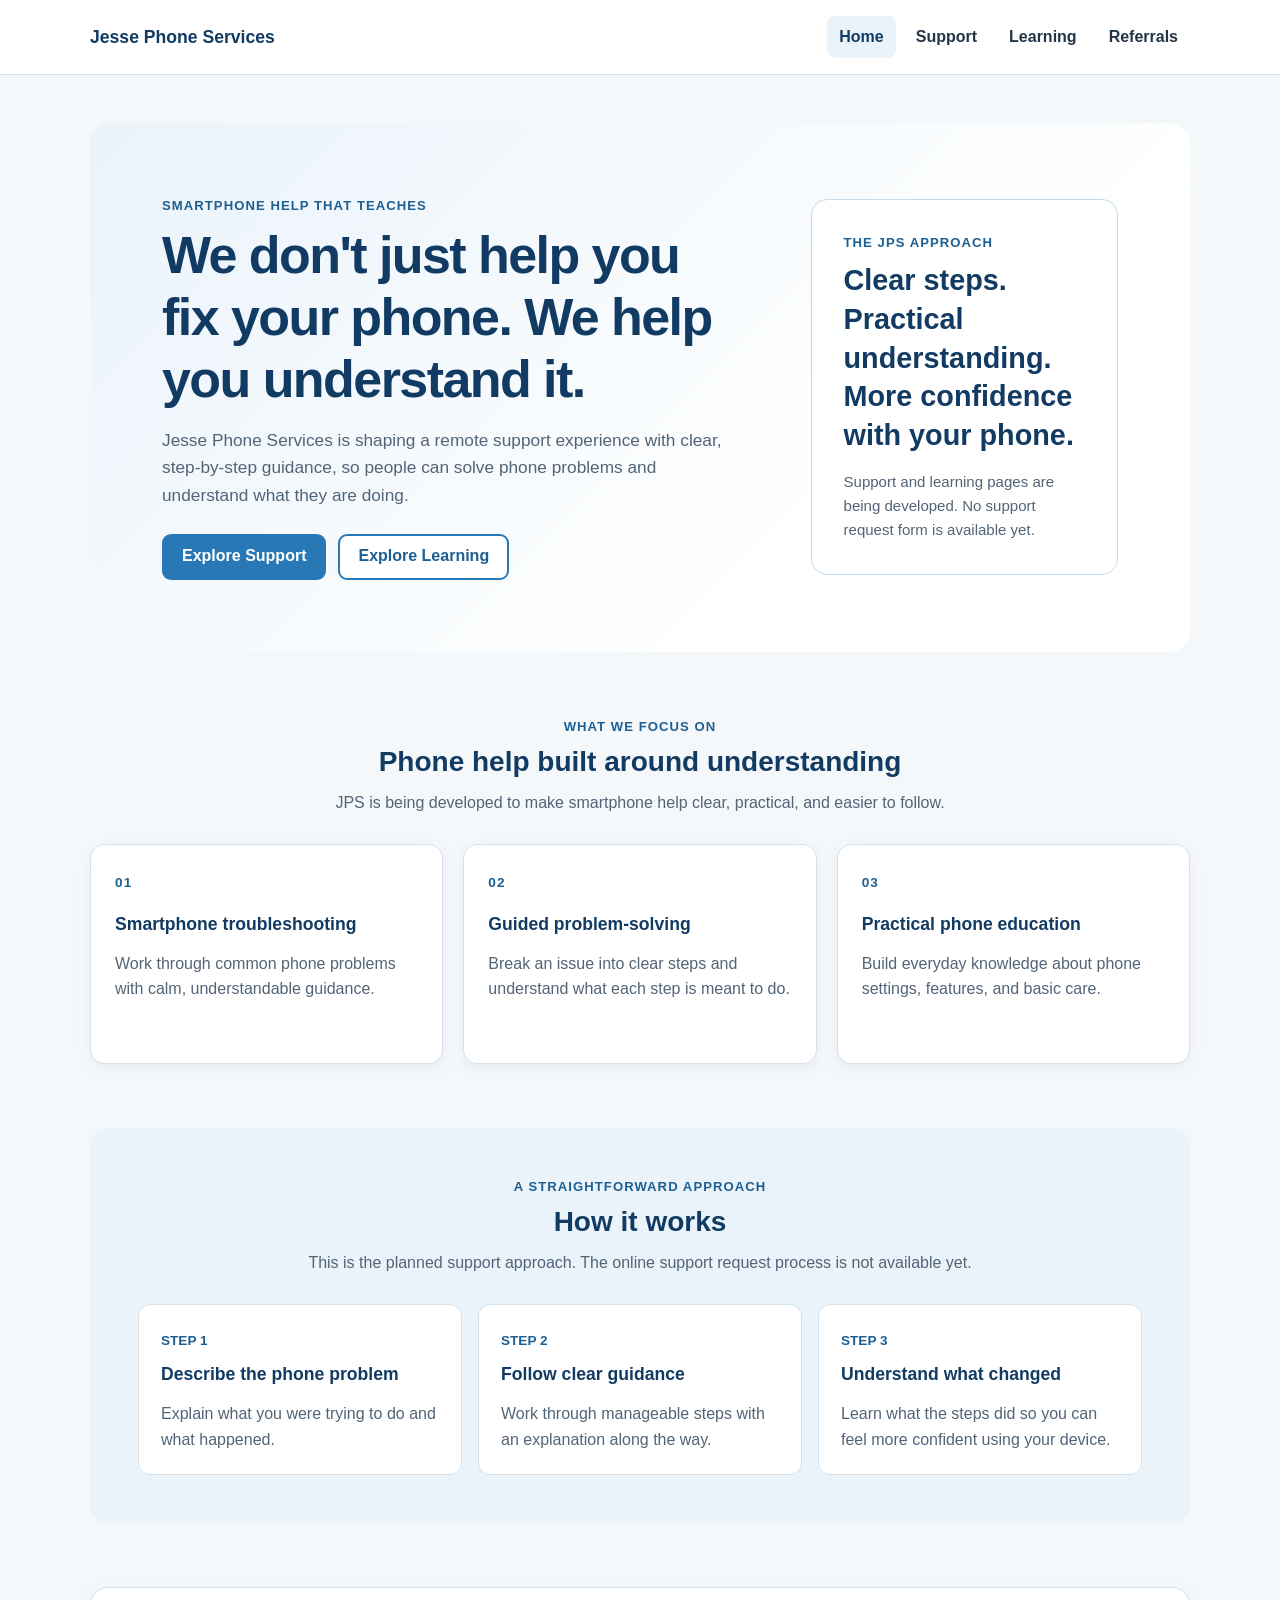
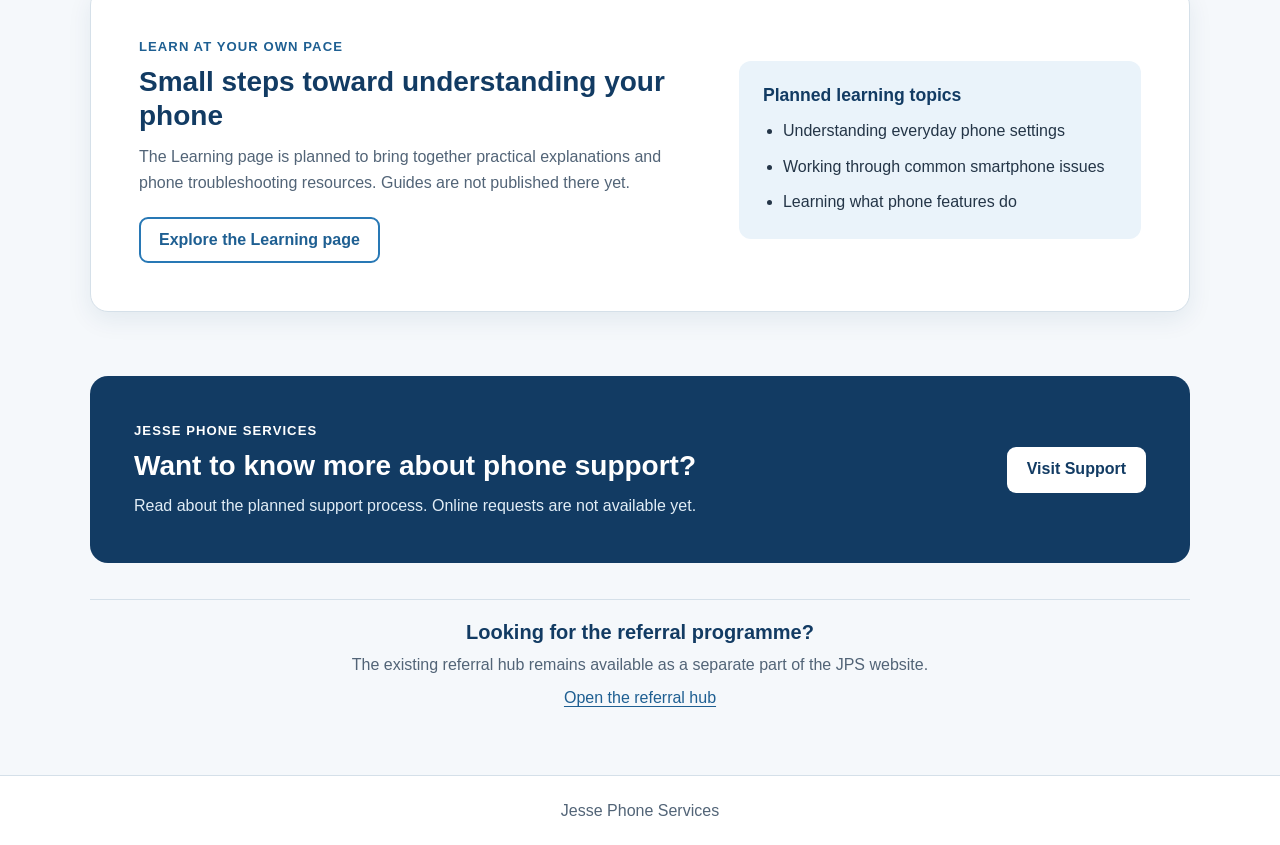
<file: index.html>
<!doctype html>
<html lang="en">
  <head>
    <meta charset="UTF-8" />
    <meta name="viewport" content="width=device-width, initial-scale=1.0" />
    <meta name="description" content="Jesse Phone Services helps people solve smartphone problems step by step and understand their devices." />
    <title>Jesse Phone Services | Home</title>
    <link rel="stylesheet" href="style.css" />
  </head>

  <body>
    <header class="site-header">
      <a class="brand" href="index.html" aria-label="Jesse Phone Services home">Jesse Phone Services</a>
      <nav class="site-nav" aria-label="Main navigation">
        <a href="index.html" aria-current="page">Home</a>
        <a href="support.html">Support</a>
        <a href="learning.html">Learning</a>
        <a href="referrals.html">Referrals</a>
      </nav>
    </header>

    <main class="page-shell">
      <section class="hero home-hero" aria-labelledby="home-heading">
        <div class="home-hero-copy">
          <p class="eyebrow">Smartphone help that teaches</p>
          <h1 id="home-heading">We don't just help you fix your phone. We help you understand it.</h1>
          <p class="lead">Jesse Phone Services is shaping a remote support experience with clear, step-by-step guidance, so people can solve phone problems and understand what they are doing.</p>
          <div class="hero-actions home-hero-actions">
            <a class="button button-primary" href="support.html">Explore Support</a>
            <a class="button button-outline" href="learning.html">Explore Learning</a>
          </div>
        </div>
        <aside class="hero-promise" aria-label="Jesse Phone Services approach">
          <p class="eyebrow">The JPS approach</p>
          <p class="hero-promise-statement">Clear steps. Practical understanding. More confidence with your phone.</p>
          <p>Support and learning pages are being developed. No support request form is available yet.</p>
        </aside>
      </section>

      <section class="home-section" aria-labelledby="services-heading">
        <div class="section-heading">
          <p class="eyebrow">What we focus on</p>
          <h2 id="services-heading">Phone help built around understanding</h2>
          <p>JPS is being developed to make smartphone help clear, practical, and easier to follow.</p>
        </div>
        <div class="feature-grid home-service-grid">
          <article class="feature-card home-service-card">
            <span class="service-number" aria-hidden="true">01</span>
            <h3>Smartphone troubleshooting</h3>
            <p>Work through common phone problems with calm, understandable guidance.</p>
          </article>
          <article class="feature-card home-service-card">
            <span class="service-number" aria-hidden="true">02</span>
            <h3>Guided problem-solving</h3>
            <p>Break an issue into clear steps and understand what each step is meant to do.</p>
          </article>
          <article class="feature-card home-service-card">
            <span class="service-number" aria-hidden="true">03</span>
            <h3>Practical phone education</h3>
            <p>Build everyday knowledge about phone settings, features, and basic care.</p>
          </article>
        </div>
      </section>

      <section class="home-section process-section" aria-labelledby="process-heading">
        <div class="section-heading">
          <p class="eyebrow">A straightforward approach</p>
          <h2 id="process-heading">How it works</h2>
          <p>This is the planned support approach. The online support request process is not available yet.</p>
        </div>
        <ol class="process-list">
          <li class="process-card">
            <span class="process-step">Step 1</span>
            <h3>Describe the phone problem</h3>
            <p>Explain what you were trying to do and what happened.</p>
          </li>
          <li class="process-card">
            <span class="process-step">Step 2</span>
            <h3>Follow clear guidance</h3>
            <p>Work through manageable steps with an explanation along the way.</p>
          </li>
          <li class="process-card">
            <span class="process-step">Step 3</span>
            <h3>Understand what changed</h3>
            <p>Learn what the steps did so you can feel more confident using your device.</p>
          </li>
        </ol>
      </section>

      <section class="home-section learning-preview" aria-labelledby="learning-preview-heading">
        <div class="learning-preview-copy">
          <p class="eyebrow">Learn at your own pace</p>
          <h2 id="learning-preview-heading">Small steps toward understanding your phone</h2>
          <p>The Learning page is planned to bring together practical explanations and phone troubleshooting resources. Guides are not published there yet.</p>
          <a class="button button-outline" href="learning.html">Explore the Learning page</a>
        </div>
        <div class="learning-preview-panel" aria-label="Planned learning topics">
          <h3>Planned learning topics</h3>
          <ul>
            <li>Understanding everyday phone settings</li>
            <li>Working through common smartphone issues</li>
            <li>Learning what phone features do</li>
          </ul>
        </div>
      </section>

      <section class="home-cta" aria-labelledby="cta-heading">
        <div>
          <p class="eyebrow">Jesse Phone Services</p>
          <h2 id="cta-heading">Want to know more about phone support?</h2>
          <p>Read about the planned support process. Online requests are not available yet.</p>
        </div>
        <a class="button button-primary" href="support.html">Visit Support</a>
      </section>

      <section class="home-referrals" aria-labelledby="referrals-heading">
        <h2 id="referrals-heading">Looking for the referral programme?</h2>
        <p>The existing referral hub remains available as a separate part of the JPS website.</p>
        <a href="referrals.html">Open the referral hub</a>
      </section>
    </main>

    <footer class="site-footer">Jesse Phone Services</footer>
  </body>
</html>
</file>
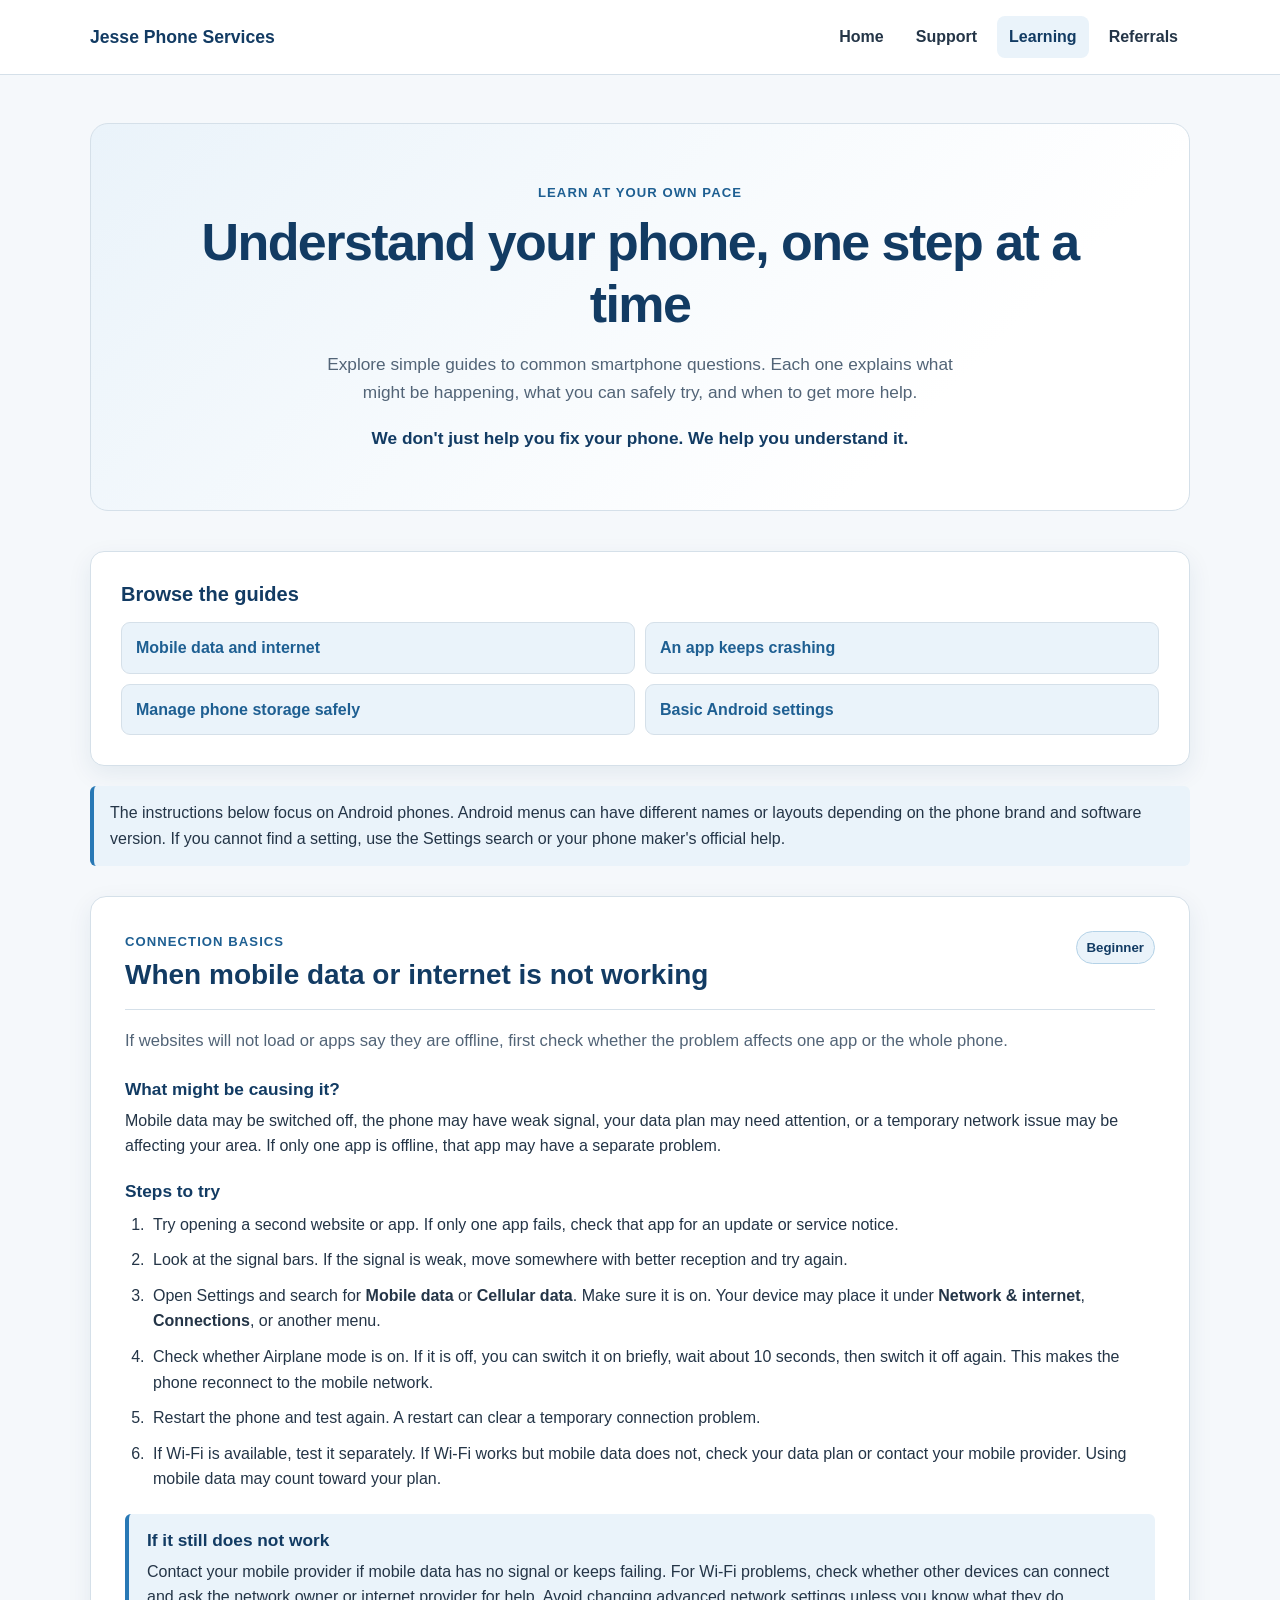
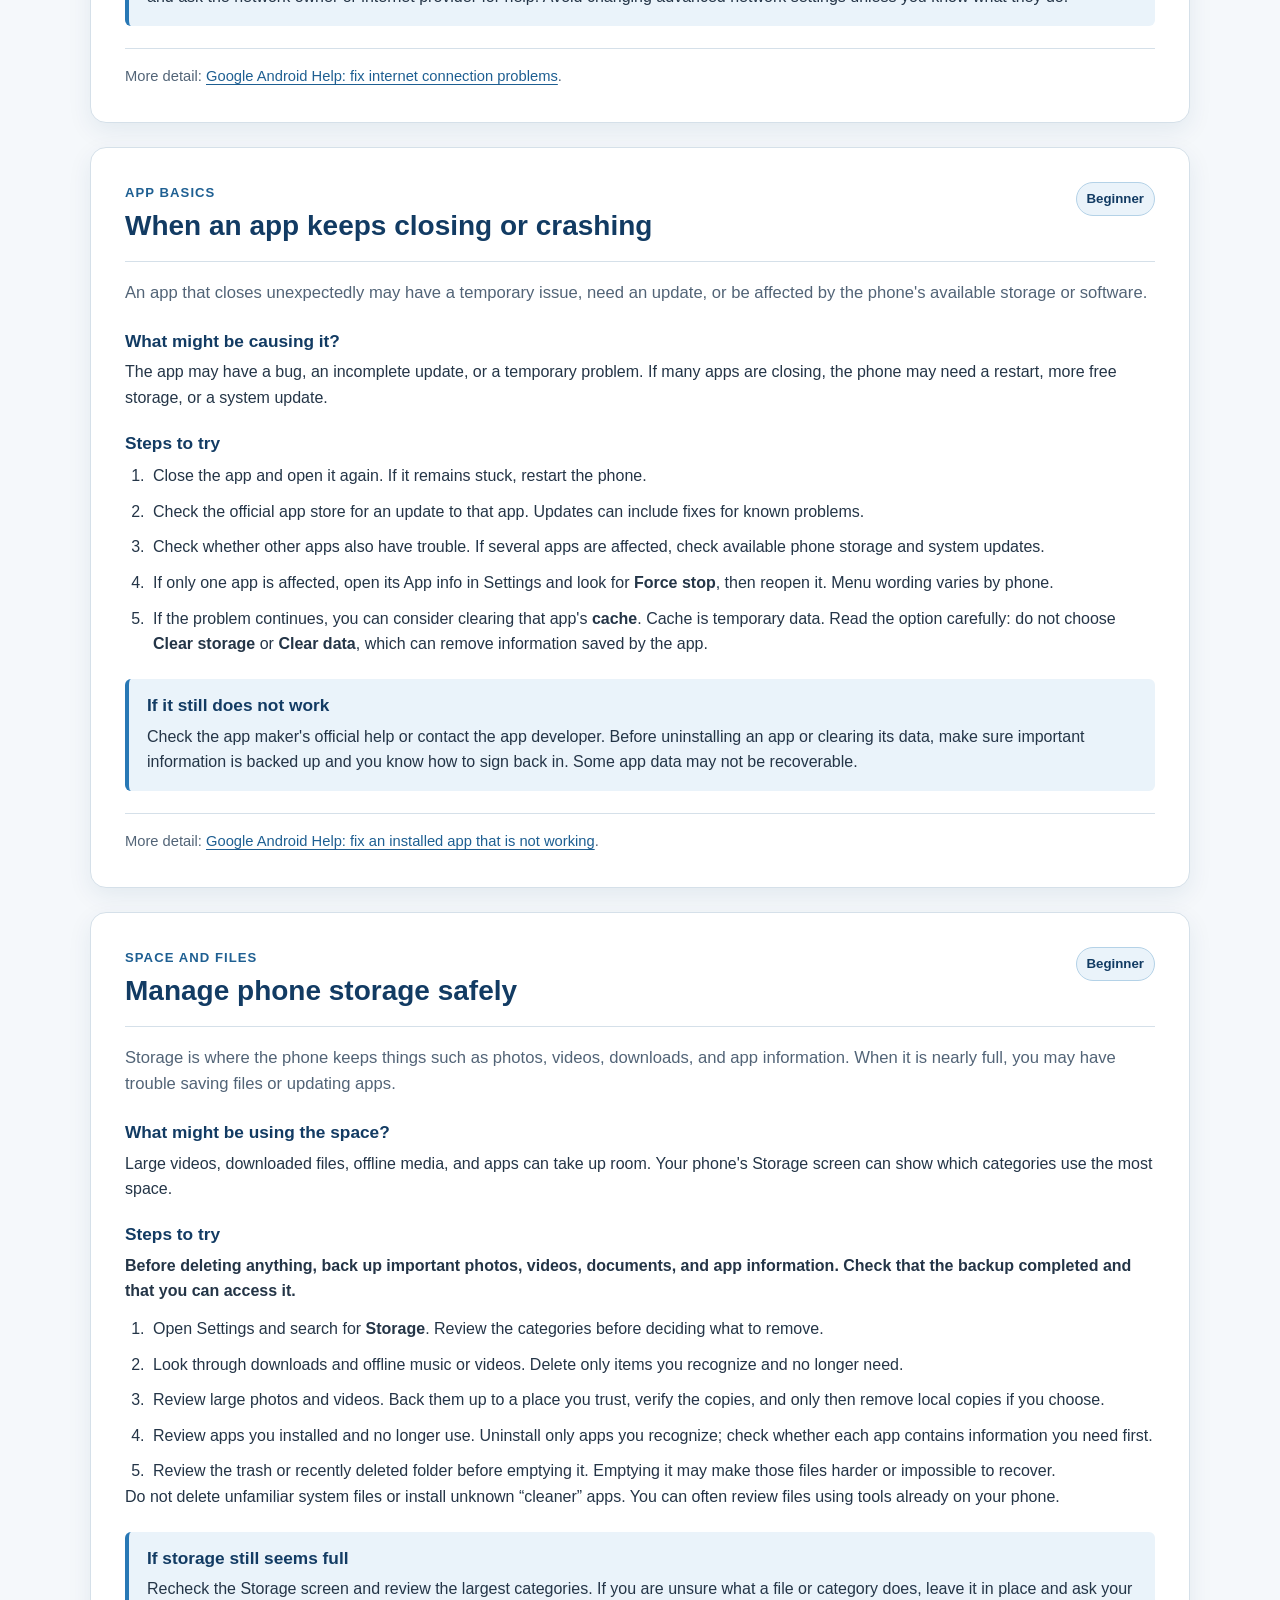
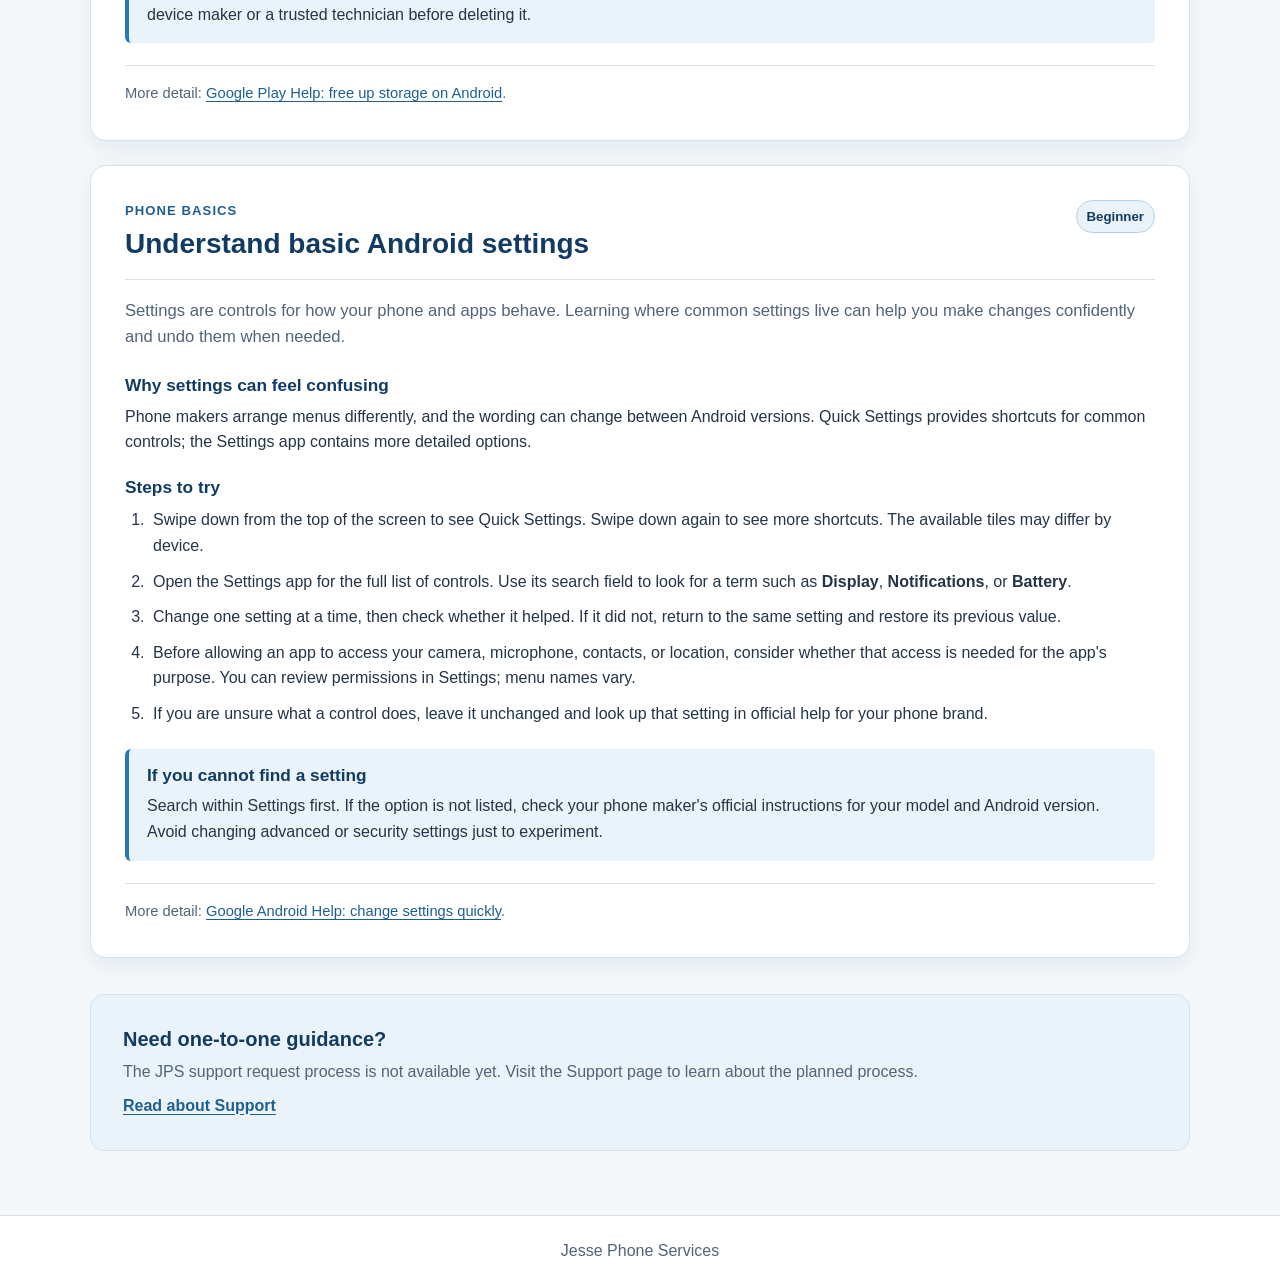
<file: learning.html>
<!doctype html>
<html lang="en">
  <head>
    <meta charset="UTF-8" />
    <meta name="viewport" content="width=device-width, initial-scale=1.0" />
    <meta name="description" content="Beginner-friendly guides to Android internet connections, apps, storage, and settings from Jesse Phone Services." />
    <title>Learning | Jesse Phone Services</title>
    <link rel="stylesheet" href="style.css" />
  </head>

  <body>
    <header class="site-header">
      <a class="brand" href="index.html" aria-label="Jesse Phone Services home">Jesse Phone Services</a>
      <nav class="site-nav" aria-label="Main navigation">
        <a href="index.html">Home</a>
        <a href="support.html">Support</a>
        <a href="learning.html" aria-current="page">Learning</a>
        <a href="referrals.html">Referrals</a>
      </nav>
    </header>

    <main class="page-shell learning-page">
      <section class="page-intro learning-hero" aria-labelledby="learning-heading">
        <p class="eyebrow">Learn at your own pace</p>
        <h1 id="learning-heading">Understand your phone, one step at a time</h1>
        <p>Explore simple guides to common smartphone questions. Each one explains what might be happening, what you can safely try, and when to get more help.</p>
        <p class="learning-hero-promise">We don't just help you fix your phone. We help you understand it.</p>
      </section>

      <nav class="learning-guide-nav" aria-label="Browse learning guides">
        <h2>Browse the guides</h2>
        <ul>
          <li><a href="#guide-internet">Mobile data and internet</a></li>
          <li><a href="#guide-app-crashing">An app keeps crashing</a></li>
          <li><a href="#guide-storage">Manage phone storage safely</a></li>
          <li><a href="#guide-settings">Basic Android settings</a></li>
        </ul>
      </nav>

      <p class="learning-device-note">The instructions below focus on Android phones. Android menus can have different names or layouts depending on the phone brand and software version. If you cannot find a setting, use the Settings search or your phone maker's official help.</p>

      <div class="learning-guide-list">
        <article class="learning-guide" id="guide-internet" aria-labelledby="internet-heading">
          <header class="learning-guide-header">
            <div>
              <p class="eyebrow">Connection basics</p>
              <h2 id="internet-heading">When mobile data or internet is not working</h2>
            </div>
            <span class="difficulty-badge">Beginner</span>
          </header>
          <p class="guide-intro">If websites will not load or apps say they are offline, first check whether the problem affects one app or the whole phone.</p>

          <section class="guide-part" aria-labelledby="internet-causes">
            <h3 id="internet-causes">What might be causing it?</h3>
            <p>Mobile data may be switched off, the phone may have weak signal, your data plan may need attention, or a temporary network issue may be affecting your area. If only one app is offline, that app may have a separate problem.</p>
          </section>

          <section class="guide-part" aria-labelledby="internet-steps">
            <h3 id="internet-steps">Steps to try</h3>
            <ol>
              <li>Try opening a second website or app. If only one app fails, check that app for an update or service notice.</li>
              <li>Look at the signal bars. If the signal is weak, move somewhere with better reception and try again.</li>
              <li>Open Settings and search for <strong>Mobile data</strong> or <strong>Cellular data</strong>. Make sure it is on. Your device may place it under <strong>Network &amp; internet</strong>, <strong>Connections</strong>, or another menu.</li>
              <li>Check whether Airplane mode is on. If it is off, you can switch it on briefly, wait about 10 seconds, then switch it off again. This makes the phone reconnect to the mobile network.</li>
              <li>Restart the phone and test again. A restart can clear a temporary connection problem.</li>
              <li>If Wi-Fi is available, test it separately. If Wi-Fi works but mobile data does not, check your data plan or contact your mobile provider. Using mobile data may count toward your plan.</li>
            </ol>
          </section>

          <section class="guide-part guide-next" aria-labelledby="internet-next">
            <h3 id="internet-next">If it still does not work</h3>
            <p>Contact your mobile provider if mobile data has no signal or keeps failing. For Wi-Fi problems, check whether other devices can connect and ask the network owner or internet provider for help. Avoid changing advanced network settings unless you know what they do.</p>
          </section>
          <p class="guide-source">More detail: <a href="https://support.google.com/android/answer/2651367?hl=en">Google Android Help: fix internet connection problems</a>.</p>
        </article>

        <article class="learning-guide" id="guide-app-crashing" aria-labelledby="app-heading">
          <header class="learning-guide-header">
            <div>
              <p class="eyebrow">App basics</p>
              <h2 id="app-heading">When an app keeps closing or crashing</h2>
            </div>
            <span class="difficulty-badge">Beginner</span>
          </header>
          <p class="guide-intro">An app that closes unexpectedly may have a temporary issue, need an update, or be affected by the phone's available storage or software.</p>

          <section class="guide-part" aria-labelledby="app-causes">
            <h3 id="app-causes">What might be causing it?</h3>
            <p>The app may have a bug, an incomplete update, or a temporary problem. If many apps are closing, the phone may need a restart, more free storage, or a system update.</p>
          </section>

          <section class="guide-part" aria-labelledby="app-steps">
            <h3 id="app-steps">Steps to try</h3>
            <ol>
              <li>Close the app and open it again. If it remains stuck, restart the phone.</li>
              <li>Check the official app store for an update to that app. Updates can include fixes for known problems.</li>
              <li>Check whether other apps also have trouble. If several apps are affected, check available phone storage and system updates.</li>
              <li>If only one app is affected, open its App info in Settings and look for <strong>Force stop</strong>, then reopen it. Menu wording varies by phone.</li>
              <li>If the problem continues, you can consider clearing that app's <strong>cache</strong>. Cache is temporary data. Read the option carefully: do not choose <strong>Clear storage</strong> or <strong>Clear data</strong>, which can remove information saved by the app.</li>
            </ol>
          </section>

          <section class="guide-part guide-next" aria-labelledby="app-next">
            <h3 id="app-next">If it still does not work</h3>
            <p>Check the app maker's official help or contact the app developer. Before uninstalling an app or clearing its data, make sure important information is backed up and you know how to sign back in. Some app data may not be recoverable.</p>
          </section>
          <p class="guide-source">More detail: <a href="https://support.google.com/android/answer/2668665?hl=en">Google Android Help: fix an installed app that is not working</a>.</p>
        </article>

        <article class="learning-guide" id="guide-storage" aria-labelledby="storage-heading">
          <header class="learning-guide-header">
            <div>
              <p class="eyebrow">Space and files</p>
              <h2 id="storage-heading">Manage phone storage safely</h2>
            </div>
            <span class="difficulty-badge">Beginner</span>
          </header>
          <p class="guide-intro">Storage is where the phone keeps things such as photos, videos, downloads, and app information. When it is nearly full, you may have trouble saving files or updating apps.</p>

          <section class="guide-part" aria-labelledby="storage-causes">
            <h3 id="storage-causes">What might be using the space?</h3>
            <p>Large videos, downloaded files, offline media, and apps can take up room. Your phone's Storage screen can show which categories use the most space.</p>
          </section>

          <section class="guide-part" aria-labelledby="storage-steps">
            <h3 id="storage-steps">Steps to try</h3>
            <p><strong>Before deleting anything, back up important photos, videos, documents, and app information. Check that the backup completed and that you can access it.</strong></p>
            <ol>
              <li>Open Settings and search for <strong>Storage</strong>. Review the categories before deciding what to remove.</li>
              <li>Look through downloads and offline music or videos. Delete only items you recognize and no longer need.</li>
              <li>Review large photos and videos. Back them up to a place you trust, verify the copies, and only then remove local copies if you choose.</li>
              <li>Review apps you installed and no longer use. Uninstall only apps you recognize; check whether each app contains information you need first.</li>
              <li>Review the trash or recently deleted folder before emptying it. Emptying it may make those files harder or impossible to recover.</li>
            </ol>
            <p>Do not delete unfamiliar system files or install unknown “cleaner” apps. You can often review files using tools already on your phone.</p>
          </section>

          <section class="guide-part guide-next" aria-labelledby="storage-next">
            <h3 id="storage-next">If storage still seems full</h3>
            <p>Recheck the Storage screen and review the largest categories. If you are unsure what a file or category does, leave it in place and ask your device maker or a trusted technician before deleting it.</p>
          </section>
          <p class="guide-source">More detail: <a href="https://support.google.com/googleplay/answer/7431795?hl=en">Google Play Help: free up storage on Android</a>.</p>
        </article>

        <article class="learning-guide" id="guide-settings" aria-labelledby="settings-heading">
          <header class="learning-guide-header">
            <div>
              <p class="eyebrow">Phone basics</p>
              <h2 id="settings-heading">Understand basic Android settings</h2>
            </div>
            <span class="difficulty-badge">Beginner</span>
          </header>
          <p class="guide-intro">Settings are controls for how your phone and apps behave. Learning where common settings live can help you make changes confidently and undo them when needed.</p>

          <section class="guide-part" aria-labelledby="settings-causes">
            <h3 id="settings-causes">Why settings can feel confusing</h3>
            <p>Phone makers arrange menus differently, and the wording can change between Android versions. Quick Settings provides shortcuts for common controls; the Settings app contains more detailed options.</p>
          </section>

          <section class="guide-part" aria-labelledby="settings-steps">
            <h3 id="settings-steps">Steps to try</h3>
            <ol>
              <li>Swipe down from the top of the screen to see Quick Settings. Swipe down again to see more shortcuts. The available tiles may differ by device.</li>
              <li>Open the Settings app for the full list of controls. Use its search field to look for a term such as <strong>Display</strong>, <strong>Notifications</strong>, or <strong>Battery</strong>.</li>
              <li>Change one setting at a time, then check whether it helped. If it did not, return to the same setting and restore its previous value.</li>
              <li>Before allowing an app to access your camera, microphone, contacts, or location, consider whether that access is needed for the app's purpose. You can review permissions in Settings; menu names vary.</li>
              <li>If you are unsure what a control does, leave it unchanged and look up that setting in official help for your phone brand.</li>
            </ol>
          </section>

          <section class="guide-part guide-next" aria-labelledby="settings-next">
            <h3 id="settings-next">If you cannot find a setting</h3>
            <p>Search within Settings first. If the option is not listed, check your phone maker's official instructions for your model and Android version. Avoid changing advanced or security settings just to experiment.</p>
          </section>
          <p class="guide-source">More detail: <a href="https://support.google.com/android/answer/9083864?hl=en">Google Android Help: change settings quickly</a>.</p>
        </article>
      </div>

      <aside class="learning-footer-note">
        <h2>Need one-to-one guidance?</h2>
        <p>The JPS support request process is not available yet. Visit the Support page to learn about the planned process.</p>
        <a href="support.html">Read about Support</a>
      </aside>
    </main>

    <footer class="site-footer">Jesse Phone Services</footer>
  </body>
</html>
</file>
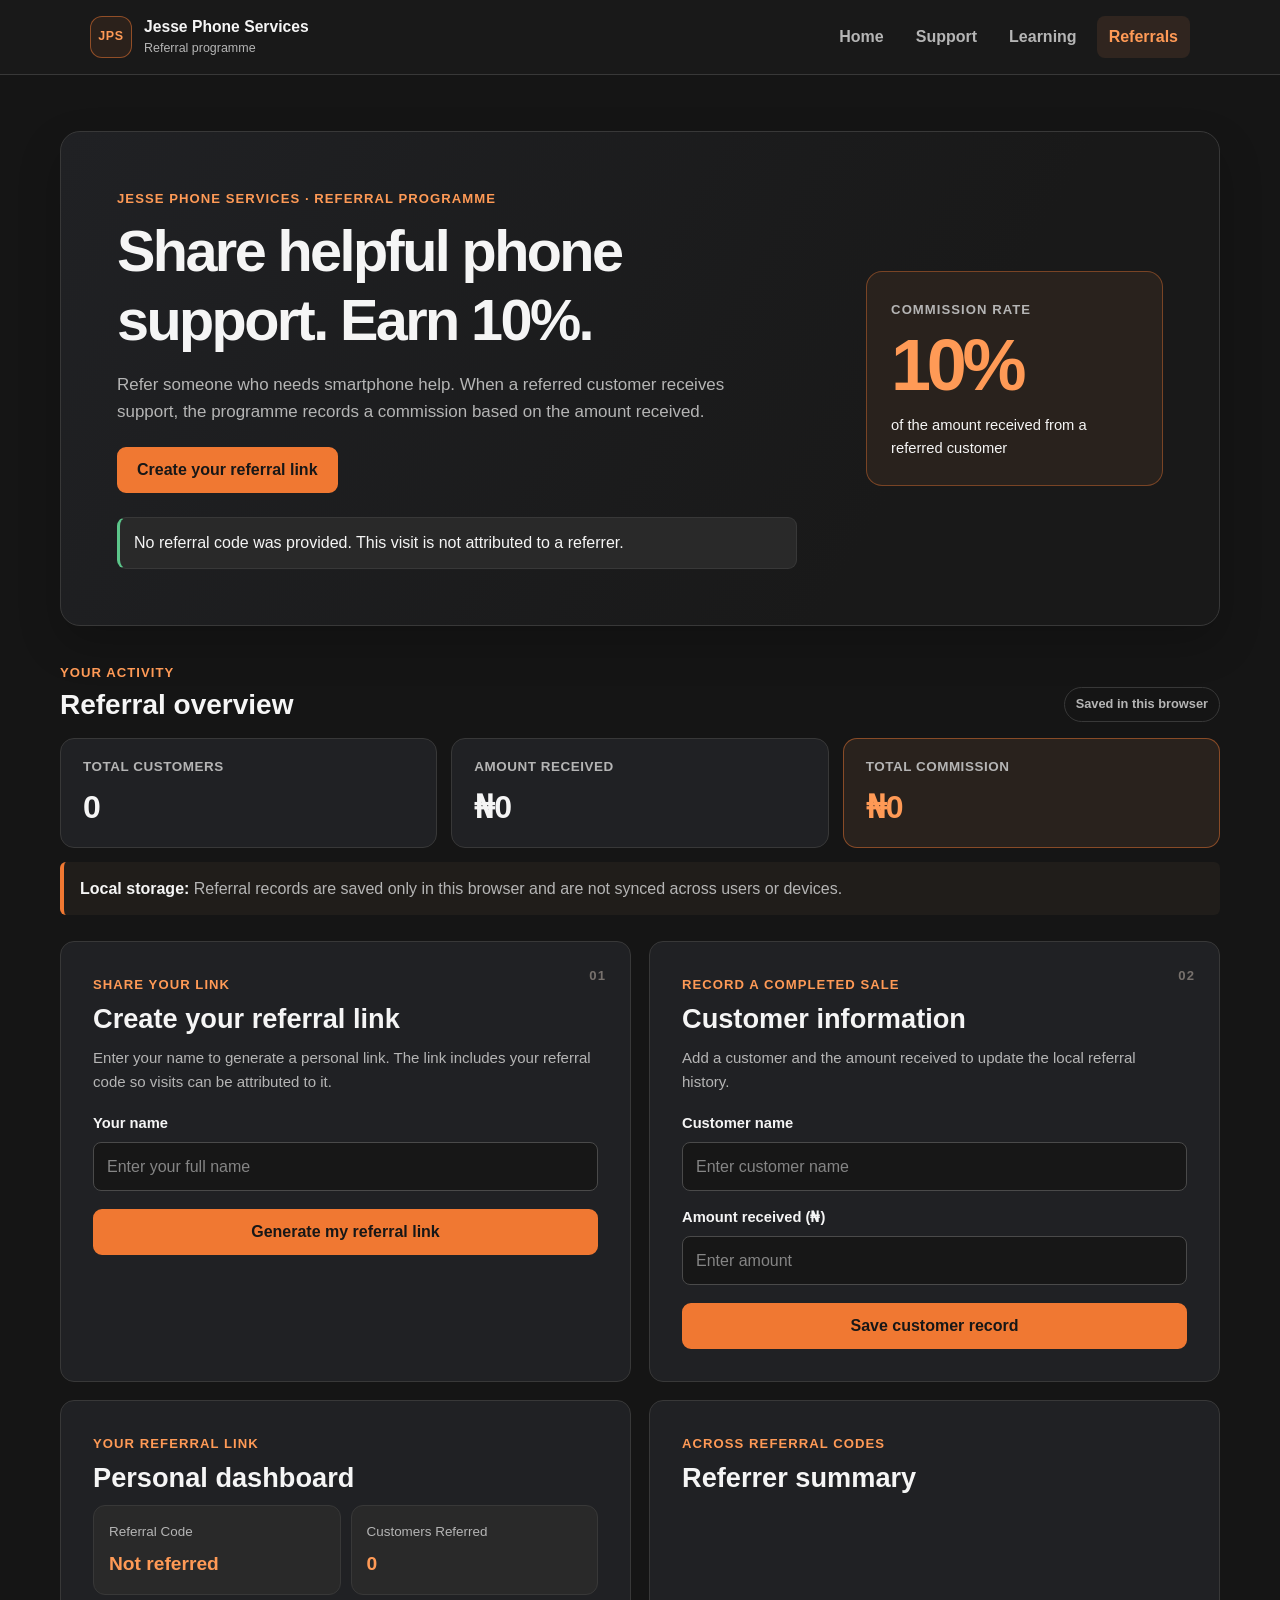
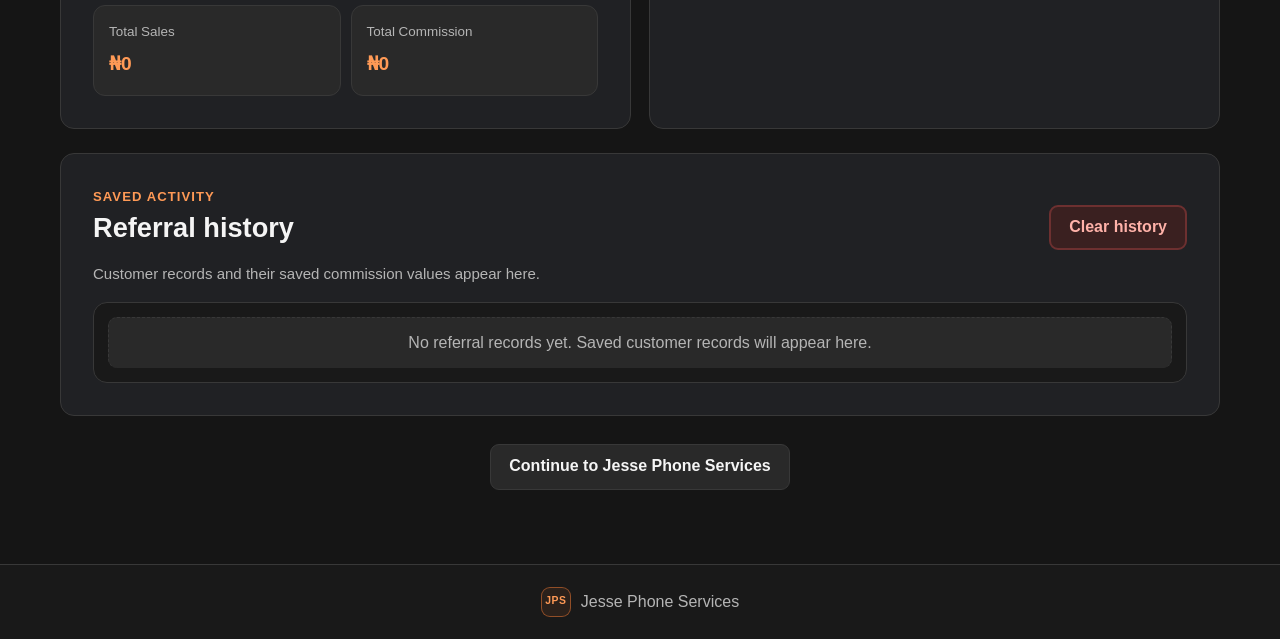
<file: referrals.html>
<!doctype html>
<html lang="en">
  <head>
    <meta charset="UTF-8" />
    <meta name="viewport" content="width=device-width, initial-scale=1.0" />
    <meta name="description" content="Manage Jesse Phone Services referral links, customer records, and commission summaries." />
    <title>Referral Dashboard | Jesse Phone Services</title>
    <link rel="stylesheet" href="style.css" />
  </head>

  <body class="referrals-page">
    <header class="site-header referral-header">
      <a class="brand referral-brand" href="index.html" aria-label="Jesse Phone Services home">
        <span class="referral-brand-mark" aria-hidden="true">JPS</span>
        <span class="referral-brand-copy">
          <strong>Jesse Phone Services</strong>
          <small>Referral programme</small>
        </span>
      </a>
      <nav class="site-nav referral-nav" aria-label="Main navigation">
        <a href="index.html">Home</a>
        <a href="support.html">Support</a>
        <a href="learning.html">Learning</a>
        <a href="referrals.html" aria-current="page">Referrals</a>
      </nav>
    </header>

    <main class="page-shell referrals-shell">
      <section class="referrals-hero" aria-labelledby="referrals-title">
        <div class="referrals-hero-copy">
          <p class="eyebrow">Jesse Phone Services · Referral programme</p>
          <h1 id="referrals-title">Share helpful phone support. Earn 10%.</h1>
          <p>
            Refer someone who needs smartphone help. When a referred customer
            receives support, the programme records a commission based on the
            amount received.
          </p>
          <a class="button button-primary" href="#create-link">Create your referral link</a>
          <p id="referralStatus" class="status-panel referral-status" aria-live="polite"></p>
        </div>
        <aside class="commission-highlight" aria-label="Referral commission rate">
          <span class="commission-highlight-label">Commission rate</span>
          <strong>10%</strong>
          <p>of the amount received from a referred customer</p>
        </aside>
      </section>

      <section class="dashboard-section referral-metrics-section" aria-labelledby="dashboard-heading">
        <div class="section-heading-row">
          <div>
            <p class="eyebrow">Your activity</p>
            <h2 id="dashboard-heading">Referral overview</h2>
          </div>
          <span class="local-badge">Saved in this browser</span>
        </div>
        <div class="dashboard referral-metrics">
          <article class="card metric-card">
            <h3>Total customers</h3>
            <p><span id="totalCustomers">0</span></p>
          </article>
          <article class="card metric-card">
            <h3>Amount received</h3>
            <p>₦<span id="totalSales">0</span></p>
          </article>
          <article class="card metric-card metric-card-highlight">
            <h3>Total commission</h3>
            <p>₦<span id="totalCommission">0</span></p>
          </article>
        </div>
        <p class="storage-notice referral-storage-notice">
          <strong>Local storage:</strong> Referral records are saved only in this
          browser and are not synced across users or devices.
        </p>
      </section>

      <div class="referral-tools-grid">
        <section id="create-link" class="content-section referral-section" aria-labelledby="referrer-heading">
          <div class="section-kicker" aria-hidden="true">01</div>
          <p class="eyebrow">Share your link</p>
          <h2 id="referrer-heading">Create your referral link</h2>
          <p class="section-description">
            Enter your name to generate a personal link. The link includes your
            referral code so visits can be attributed to it.
          </p>
          <label for="referrerName">Your name</label>
          <input type="text" id="referrerName" name="referrerName" autocomplete="name" placeholder="Enter your full name" />
          <button id="generateLink" class="button button-primary" type="button">Generate my referral link</button>
          <p id="result" class="status-panel referral-result" aria-live="polite"></p>
        </section>

        <section id="add-customer" class="content-section referral-section" aria-labelledby="customer-heading">
          <div class="section-kicker" aria-hidden="true">02</div>
          <p class="eyebrow">Record a completed sale</p>
          <h2 id="customer-heading">Customer information</h2>
          <p class="section-description">
            Add a customer and the amount received to update the local referral
            history.
          </p>
          <label for="customerName">Customer name</label>
          <input type="text" id="customerName" name="customerName" autocomplete="off" placeholder="Enter customer name" />
          <label for="amountReceived">Amount received (₦)</label>
          <input type="number" id="amountReceived" name="amountReceived" min="0.01" step="any" inputmode="decimal" placeholder="Enter amount" />
          <button id="saveCustomer" class="button button-primary" type="button">Save customer record</button>
          <p id="customerResult" class="status-panel customer-result" aria-live="polite"></p>
        </section>
      </div>

      <div class="referral-details-grid">
        <section class="content-section referral-section" aria-labelledby="personal-dashboard-heading">
          <p class="eyebrow">Your referral link</p>
          <h2 id="personal-dashboard-heading">Personal dashboard</h2>
          <div id="myReferralDashboard" class="dashboard-grid referral-personal-dashboard"></div>
        </section>

        <section class="content-section referral-section" aria-labelledby="summary-heading">
          <p class="eyebrow">Across referral codes</p>
          <h2 id="summary-heading">Referrer summary</h2>
          <div id="referrerSummary" class="content-panel referral-list-panel"></div>
        </section>
      </div>

      <section class="content-section referral-section referral-history-section" aria-labelledby="history-heading">
        <div class="section-heading-row history-heading-row">
          <div>
            <p class="eyebrow">Saved activity</p>
            <h2 id="history-heading">Referral history</h2>
          </div>
          <button id="clearHistory" class="button button-danger" type="button">Clear history</button>
        </div>
        <p class="section-description history-description">
          Customer records and their saved commission values appear here.
        </p>
        <div id="referralHistory" class="content-panel referral-list-panel"></div>
      </section>

      <div class="page-actions referral-page-actions">
        <button id="serviceButton" class="button button-secondary" type="button">Continue to Jesse Phone Services</button>
      </div>
    </main>

    <footer class="site-footer referral-footer">
      <span class="referral-footer-mark" aria-hidden="true">JPS</span>
      <span>Jesse Phone Services</span>
    </footer>
    <script src="script.js"></script>
  </body>
</html>
</file>
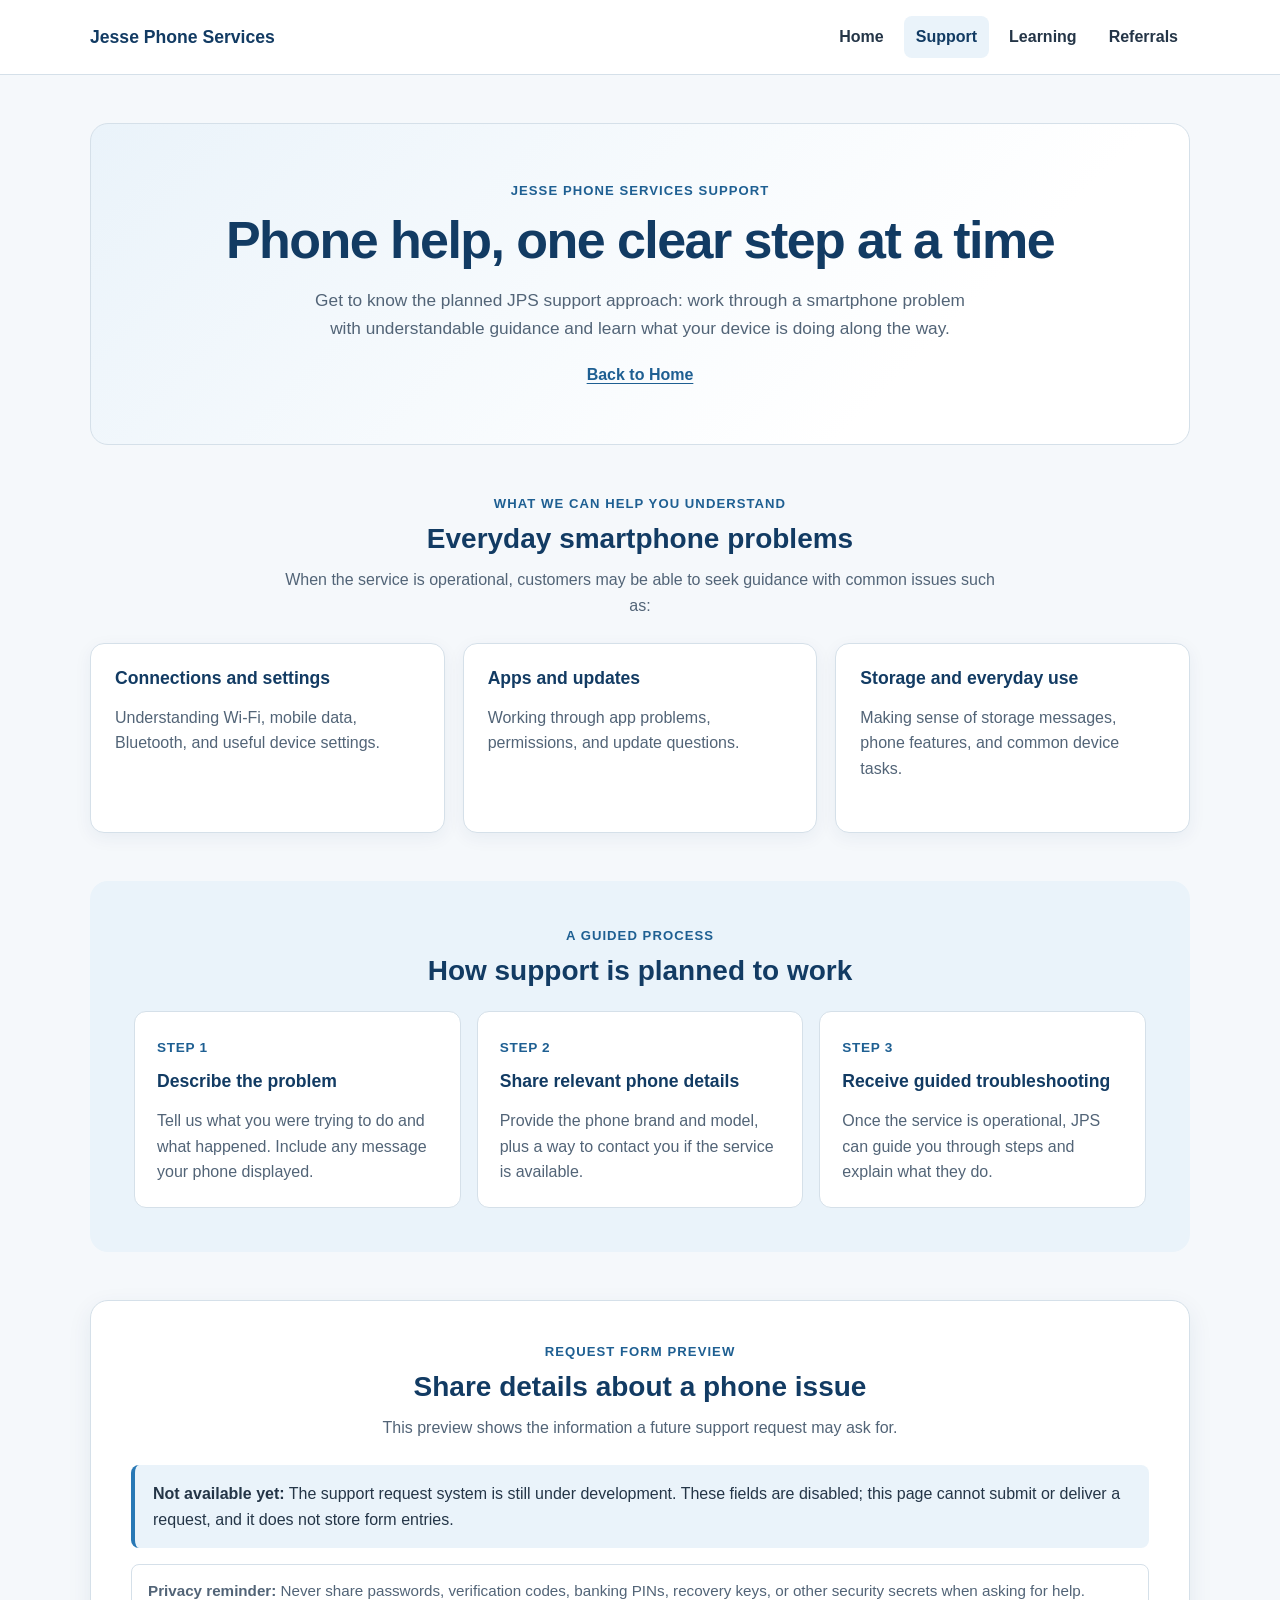
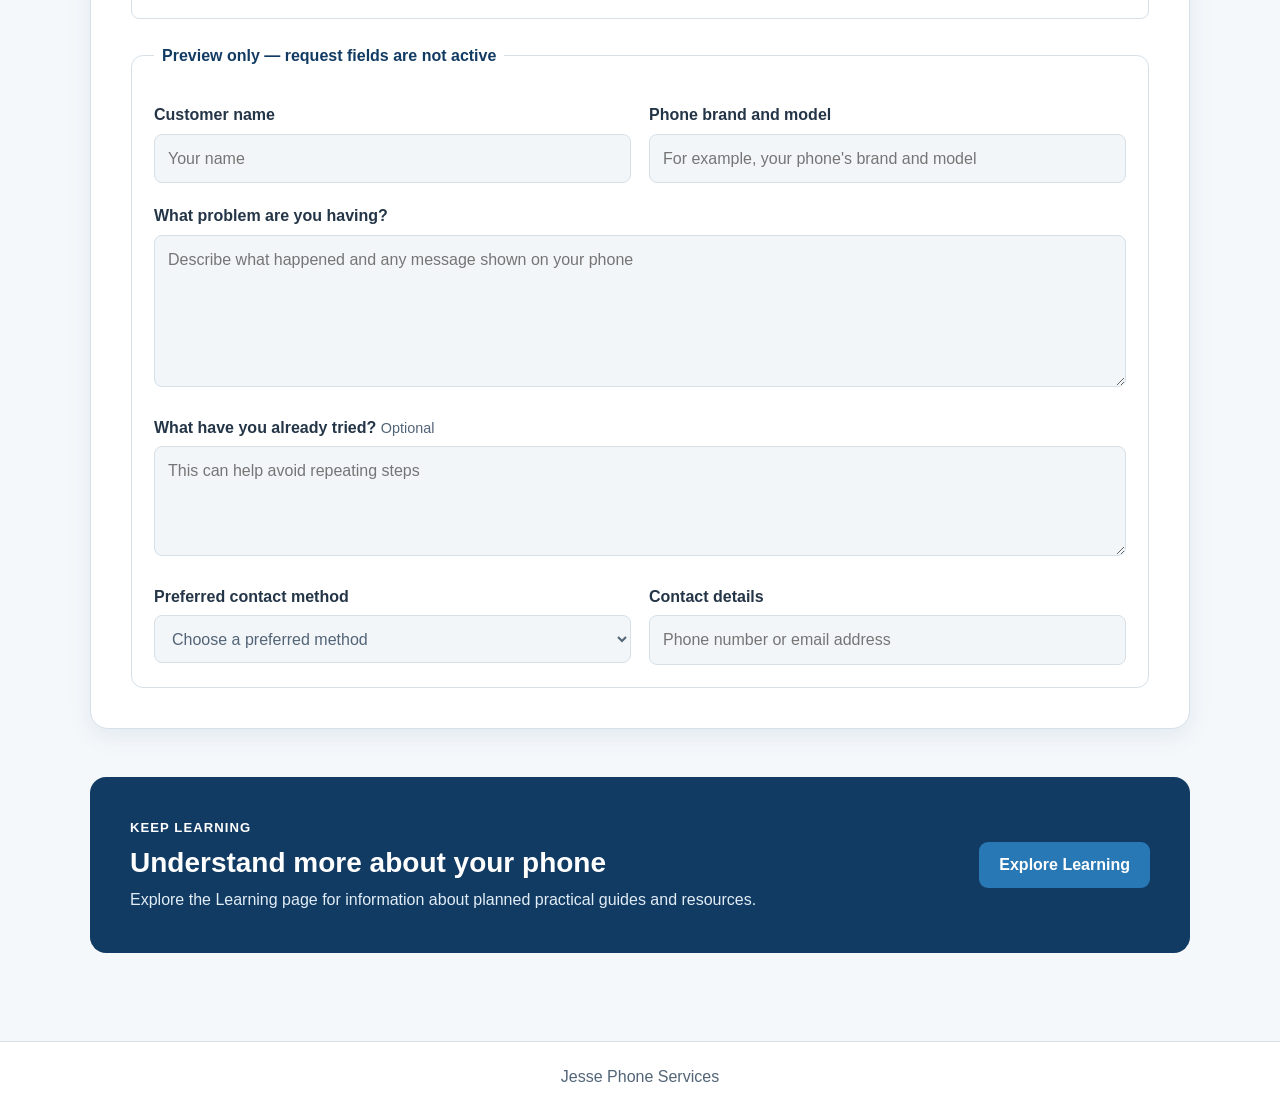
<file: support.html>
<!doctype html>
<html lang="en">
  <head>
    <meta charset="UTF-8" />
    <meta name="viewport" content="width=device-width, initial-scale=1.0" />
    <meta name="description" content="Learn about step-by-step smartphone support from Jesse Phone Services." />
    <title>Support | Jesse Phone Services</title>
    <link rel="stylesheet" href="style.css" />
  </head>

  <body>
    <header class="site-header">
      <a class="brand" href="index.html" aria-label="Jesse Phone Services home">Jesse Phone Services</a>
      <nav class="site-nav" aria-label="Main navigation">
        <a href="index.html">Home</a>
        <a href="support.html" aria-current="page">Support</a>
        <a href="learning.html">Learning</a>
        <a href="referrals.html">Referrals</a>
      </nav>
    </header>

    <main class="page-shell support-page">
      <section class="page-intro support-hero" aria-labelledby="support-heading">
        <p class="eyebrow">Jesse Phone Services Support</p>
        <h1 id="support-heading">Phone help, one clear step at a time</h1>
        <p>Get to know the planned JPS support approach: work through a smartphone problem with understandable guidance and learn what your device is doing along the way.</p>
        <a class="support-home-link" href="index.html">Back to Home</a>
      </section>

      <section class="support-section" aria-labelledby="support-topics-heading">
        <div class="support-section-heading">
          <p class="eyebrow">What we can help you understand</p>
          <h2 id="support-topics-heading">Everyday smartphone problems</h2>
          <p>When the service is operational, customers may be able to seek guidance with common issues such as:</p>
        </div>
        <div class="support-topic-grid">
          <article class="feature-card support-topic-card">
            <h3>Connections and settings</h3>
            <p>Understanding Wi-Fi, mobile data, Bluetooth, and useful device settings.</p>
          </article>
          <article class="feature-card support-topic-card">
            <h3>Apps and updates</h3>
            <p>Working through app problems, permissions, and update questions.</p>
          </article>
          <article class="feature-card support-topic-card">
            <h3>Storage and everyday use</h3>
            <p>Making sense of storage messages, phone features, and common device tasks.</p>
          </article>
        </div>
      </section>

      <section class="support-section support-process" aria-labelledby="support-process-heading">
        <div class="support-section-heading">
          <p class="eyebrow">A guided process</p>
          <h2 id="support-process-heading">How support is planned to work</h2>
        </div>
        <ol class="support-steps">
          <li>
            <span class="support-step-number">Step 1</span>
            <h3>Describe the problem</h3>
            <p>Tell us what you were trying to do and what happened. Include any message your phone displayed.</p>
          </li>
          <li>
            <span class="support-step-number">Step 2</span>
            <h3>Share relevant phone details</h3>
            <p>Provide the phone brand and model, plus a way to contact you if the service is available.</p>
          </li>
          <li>
            <span class="support-step-number">Step 3</span>
            <h3>Receive guided troubleshooting</h3>
            <p>Once the service is operational, JPS can guide you through steps and explain what they do.</p>
          </li>
        </ol>
      </section>

      <section class="support-section support-request" aria-labelledby="request-preview-heading">
        <div class="support-section-heading support-request-heading">
          <p class="eyebrow">Request form preview</p>
          <h2 id="request-preview-heading">Share details about a phone issue</h2>
          <p>This preview shows the information a future support request may ask for.</p>
        </div>

        <div class="support-status" role="note" id="support-availability">
          <strong>Not available yet:</strong> The support request system is still under development. These fields are disabled; this page cannot submit or deliver a request, and it does not store form entries.
        </div>

        <p class="support-privacy"><strong>Privacy reminder:</strong> Never share passwords, verification codes, banking PINs, recovery keys, or other security secrets when asking for help.</p>

        <fieldset class="support-preview-fields" disabled aria-describedby="support-availability">
          <legend>Preview only — request fields are not active</legend>
          <div class="support-fields-grid">
            <div class="support-field">
              <label for="supportCustomerName">Customer name</label>
              <input id="supportCustomerName" name="customerName" type="text" placeholder="Your name" />
            </div>
            <div class="support-field">
              <label for="phoneModel">Phone brand and model</label>
              <input id="phoneModel" name="phoneModel" type="text" placeholder="For example, your phone's brand and model" />
            </div>
            <div class="support-field support-field-full">
              <label for="problemDescription">What problem are you having?</label>
              <textarea id="problemDescription" name="problemDescription" rows="5" placeholder="Describe what happened and any message shown on your phone"></textarea>
            </div>
            <div class="support-field support-field-full">
              <label for="stepsTried">What have you already tried? <span class="optional-label">Optional</span></label>
              <textarea id="stepsTried" name="stepsTried" rows="3" placeholder="This can help avoid repeating steps"></textarea>
            </div>
            <div class="support-field">
              <label for="contactMethod">Preferred contact method</label>
              <select id="contactMethod" name="contactMethod">
                <option value="">Choose a preferred method</option>
                <option value="whatsapp">WhatsApp</option>
                <option value="phone">Phone call</option>
                <option value="email">Email</option>
              </select>
            </div>
            <div class="support-field">
              <label for="contactDetails">Contact details</label>
              <input id="contactDetails" name="contactDetails" type="text" placeholder="Phone number or email address" />
            </div>
          </div>
        </fieldset>
      </section>

      <section class="support-next-steps" aria-labelledby="support-next-heading">
        <div>
          <p class="eyebrow">Keep learning</p>
          <h2 id="support-next-heading">Understand more about your phone</h2>
          <p>Explore the Learning page for information about planned practical guides and resources.</p>
        </div>
        <a class="button button-primary" href="learning.html">Explore Learning</a>
      </section>
    </main>

    <footer class="site-footer">Jesse Phone Services</footer>
  </body>
</html>
</file>
<file: style.css>
:root {
  color-scheme: light;
  --navy: #123b63;
  --blue: #2878b5;
  --blue-dark: #1e5f92;
  --pale-blue: #eaf3fa;
  --page: #f5f8fb;
  --white: #ffffff;
  --text: #243547;
  --muted: #526477;
  --border: #d5e0e9;
  --danger: #a51d2d;
  --shadow: 0 8px 24px rgba(18, 59, 99, 0.08);
}

* {
  box-sizing: border-box;
}

body {
  min-width: 320px;
  margin: 0;
  background: var(--page);
  color: var(--text);
  font-family: Arial, Helvetica, sans-serif;
  font-size: 16px;
  line-height: 1.6;
}

a {
  color: var(--blue-dark);
  text-underline-offset: 0.18em;
}

a:hover {
  color: var(--navy);
}

a:focus-visible,
button:focus-visible,
input:focus-visible {
  outline: 3px solid #f0b429;
  outline-offset: 3px;
}

.site-header {
  display: flex;
  align-items: center;
  justify-content: space-between;
  gap: 24px;
  padding: 16px max(24px, calc((100% - 1100px) / 2));
  background: var(--white);
  border-bottom: 1px solid var(--border);
}

.brand {
  color: var(--navy);
  font-size: 1.1rem;
  font-weight: 700;
  text-decoration: none;
  white-space: nowrap;
}

.site-nav {
  display: flex;
  flex-wrap: wrap;
  gap: 8px;
}

.site-nav a {
  padding: 8px 12px;
  border-radius: 8px;
  color: var(--text);
  font-weight: 600;
  text-decoration: none;
}

.site-nav a:hover,
.site-nav a[aria-current="page"] {
  background: var(--pale-blue);
  color: var(--navy);
}

.page-shell {
  width: min(100% - 40px, 1100px);
  margin: 0 auto;
  padding: 48px 0 64px;
}

.hero,
.page-intro {
  max-width: 760px;
  margin: 0 auto 40px;
  text-align: center;
}

.hero {
  padding: clamp(32px, 7vw, 72px) 24px;
  border-radius: 20px;
  background: linear-gradient(135deg, var(--pale-blue), var(--white) 72%);
}

.eyebrow {
  margin: 0 0 8px;
  color: var(--blue-dark);
  font-size: 0.82rem;
  font-weight: 700;
  letter-spacing: 0.08em;
  text-transform: uppercase;
}

h1,
h2,
h3 {
  color: var(--navy);
  line-height: 1.2;
}

h1 {
  margin: 0 0 16px;
  font-size: clamp(2rem, 5vw, 3.25rem);
  letter-spacing: -0.03em;
}

h2 {
  margin: 0 0 16px;
  font-size: clamp(1.35rem, 3vw, 1.75rem);
}

h3 {
  margin: 0 0 8px;
  font-size: 1.1rem;
}

.hero > p:not(.eyebrow),
.page-intro > p:not(.eyebrow) {
  max-width: 650px;
  margin: 0 auto;
  color: var(--muted);
  font-size: 1.08rem;
}

.hero-actions,
.page-actions {
  display: flex;
  flex-wrap: wrap;
  justify-content: center;
  gap: 12px;
  margin-top: 24px;
}

.button {
  display: inline-flex;
  min-height: 46px;
  align-items: center;
  justify-content: center;
  padding: 10px 18px;
  border: 2px solid transparent;
  border-radius: 9px;
  cursor: pointer;
  font: inherit;
  font-weight: 700;
  line-height: 1.3;
  text-align: center;
  text-decoration: none;
  transition: background-color 0.15s ease, border-color 0.15s ease, color 0.15s ease;
}

.button-primary {
  background: var(--blue);
  color: var(--white);
}

.button-primary:hover {
  background: var(--blue-dark);
  color: var(--white);
}

.button-outline {
  border-color: var(--blue);
  background: var(--white);
  color: var(--blue-dark);
}

.button-outline:hover {
  background: var(--pale-blue);
}

.button-secondary {
  background: var(--navy);
  color: var(--white);
}

.button-secondary:hover {
  background: #0d2d4a;
  color: var(--white);
}

.button-danger {
  background: var(--danger);
  color: var(--white);
}

.button-danger:hover {
  background: #801625;
  color: var(--white);
}

.feature-grid {
  display: grid;
  grid-template-columns: repeat(3, minmax(0, 1fr));
  gap: 20px;
}

.feature-card,
.content-panel,
.content-section {
  border: 1px solid var(--border);
  border-radius: 14px;
  background: var(--white);
  box-shadow: var(--shadow);
}

.feature-card {
  padding: 24px;
}

.feature-card p,
.content-panel p {
  color: var(--muted);
}

.content-section {
  margin: 28px 0;
  padding: clamp(20px, 4vw, 32px);
}

.content-section > h2 {
  margin-top: 0;
}

.content-panel {
  padding: 20px;
}

.content-panel:empty,
.status-panel:empty {
  display: none;
}

.content-panel p:last-child {
  margin-bottom: 0;
}

label {
  display: block;
  margin: 16px 0 6px;
  color: var(--text);
  font-weight: 700;
}

input {
  display: block;
  width: min(100%, 520px);
  min-height: 48px;
  padding: 11px 13px;
  border: 1px solid #9aabba;
  border-radius: 8px;
  background: var(--white);
  color: var(--text);
  font: inherit;
}

input:focus-visible {
  border-color: var(--blue);
}

#generateLink,
#saveCustomer,
#clearHistory {
  margin-top: 16px;
}

.status-panel {
  width: min(100%, 650px);
  margin: 14px 0 0;
  padding: 12px 14px;
  border: 1px solid var(--border);
  border-radius: 9px;
  background: var(--pale-blue);
  overflow-wrap: anywhere;
}

.status-panel a {
  overflow-wrap: anywhere;
}

.dashboard {
  display: grid;
  grid-template-columns: repeat(3, minmax(0, 1fr));
  gap: 16px;
  margin: 20px 0;
}

.card {
  padding: 22px;
  border: 1px solid var(--border);
  border-radius: 14px;
  background: var(--white);
  box-shadow: var(--shadow);
  text-align: center;
}

.card p {
  margin: 0;
  color: var(--blue-dark);
  font-size: 1.5rem;
  font-weight: 700;
  overflow-wrap: anywhere;
}

.storage-notice {
  margin: 16px 0 0;
  padding: 14px 16px;
  border-left: 4px solid var(--blue);
  border-radius: 6px;
  background: var(--pale-blue);
  color: var(--text);
}

.dashboard-section {
  margin-top: 28px;
}

.dashboard-grid {
  display: grid;
  grid-template-columns: repeat(2, minmax(0, 1fr));
  gap: 14px;
}

.dashboard-card {
  min-width: 0;
  padding: 18px;
  border: 1px solid var(--border);
  border-radius: 12px;
  background: var(--pale-blue);
  overflow-wrap: anywhere;
}

.dashboard-card p {
  margin: 0;
  color: var(--muted);
}

.dashboard-card strong {
  display: block;
  margin-top: 6px;
  color: var(--navy);
  font-size: 1.35rem;
}

#referralHistory > p,
#referrerSummary > p {
  margin: 0;
  padding: 12px 0;
  border-bottom: 1px solid var(--border);
  overflow-wrap: anywhere;
}

#referralHistory > p:last-child,
#referrerSummary > p:last-child {
  border-bottom: 0;
}

.site-footer {
  padding: 22px 20px;
  border-top: 1px solid var(--border);
  background: var(--white);
  color: var(--muted);
  text-align: center;
}

@media (max-width: 720px) {
  .site-header {
    align-items: flex-start;
    flex-direction: column;
    gap: 12px;
    padding: 16px 20px;
  }

  .site-nav {
    width: 100%;
    gap: 2px;
  }

  .site-nav a {
    padding: 8px 10px;
  }

  .page-shell {
    width: min(100% - 32px, 1100px);
    padding-top: 32px;
  }

  .feature-grid {
    grid-template-columns: 1fr;
  }

  .dashboard {
    grid-template-columns: 1fr;
  }
}

@media (max-width: 480px) {
  .dashboard-grid {
    grid-template-columns: 1fr;
  }

  .hero {
    padding-inline: 18px;
  }

  .hero-actions .button {
    width: 100%;
  }
}

@media (prefers-reduced-motion: reduce) {
  *,
  *::before,
  *::after {
    scroll-behavior: auto !important;
    transition-duration: 0.01ms !important;
  }
}

/* Homepage sections */
.home-hero {
  display: grid;
  max-width: none;
  grid-template-columns: minmax(0, 1.5fr) minmax(250px, 0.8fr);
  align-items: center;
  gap: clamp(28px, 6vw, 72px);
  padding: clamp(32px, 6vw, 72px);
  text-align: left;
}

.home-hero-copy > p:not(.eyebrow) {
  max-width: 620px;
  margin: 0;
  color: var(--muted);
  font-size: 1.08rem;
}

.home-hero-actions {
  justify-content: flex-start;
}

.hero-promise {
  padding: clamp(22px, 4vw, 32px);
  border: 1px solid #c6dbea;
  border-radius: 16px;
  background: rgba(255, 255, 255, 0.88);
}

.hero-promise-statement {
  margin: 8px 0 14px;
  color: var(--navy);
  font-size: clamp(1.35rem, 2.5vw, 1.8rem);
  font-weight: 700;
  line-height: 1.35;
}

.hero-promise > p:last-child {
  margin-bottom: 0;
  color: var(--muted);
  font-size: 0.94rem;
}

.home-section {
  margin: 64px 0;
}

.section-heading {
  max-width: 680px;
  margin: 0 auto 28px;
  text-align: center;
}

.section-heading h2 {
  margin-bottom: 12px;
}

.section-heading > p:last-child {
  margin: 0;
  color: var(--muted);
}

.home-service-card {
  min-height: 220px;
  box-shadow: 0 5px 18px rgba(18, 59, 99, 0.06);
}

.service-number {
  display: inline-block;
  margin-bottom: 20px;
  color: var(--blue-dark);
  font-size: 0.85rem;
  font-weight: 700;
  letter-spacing: 0.08em;
}

.home-service-card p {
  margin-bottom: 0;
  color: var(--muted);
}

.process-section {
  padding: clamp(24px, 5vw, 48px);
  border-radius: 18px;
  background: var(--pale-blue);
}

.process-list {
  display: grid;
  grid-template-columns: repeat(3, minmax(0, 1fr));
  gap: 16px;
  margin: 0;
  padding: 0;
  list-style: none;
}

.process-card {
  padding: 22px;
  border: 1px solid var(--border);
  border-radius: 12px;
  background: var(--white);
}

.process-step {
  display: inline-block;
  margin-bottom: 12px;
  color: var(--blue-dark);
  font-size: 0.85rem;
  font-weight: 700;
  text-transform: uppercase;
}

.process-card p {
  margin-bottom: 0;
  color: var(--muted);
}

.learning-preview {
  display: grid;
  grid-template-columns: minmax(0, 1.15fr) minmax(260px, 0.85fr);
  align-items: center;
  gap: clamp(24px, 5vw, 56px);
  padding: clamp(24px, 5vw, 48px);
  border: 1px solid var(--border);
  border-radius: 18px;
  background: var(--white);
  box-shadow: var(--shadow);
}

.learning-preview-copy h2 {
  margin-bottom: 12px;
}

.learning-preview-copy > p:not(.eyebrow) {
  margin: 0 0 22px;
  color: var(--muted);
}

.learning-preview-panel {
  padding: 24px;
  border-radius: 12px;
  background: var(--pale-blue);
}

.learning-preview-panel h3 {
  margin-bottom: 12px;
}

.learning-preview-panel ul {
  margin: 0;
  padding-left: 20px;
  color: var(--text);
}

.learning-preview-panel li + li {
  margin-top: 10px;
}

.home-cta {
  display: flex;
  align-items: center;
  justify-content: space-between;
  gap: 24px;
  margin: 64px 0 36px;
  padding: clamp(24px, 5vw, 44px);
  border-radius: 18px;
  background: var(--navy);
  color: var(--white);
}

.home-cta h2,
.home-cta .eyebrow {
  color: var(--white);
}

.home-cta h2 {
  margin-bottom: 10px;
}

.home-cta p:last-child {
  margin: 0;
  color: #e1edf6;
}

.home-cta .button-primary {
  flex: 0 0 auto;
  background: var(--white);
  color: var(--navy);
}

.home-cta .button-primary:hover {
  background: var(--pale-blue);
  color: var(--navy);
}

.home-referrals {
  padding: 20px 0 0;
  border-top: 1px solid var(--border);
  text-align: center;
}

.home-referrals h2 {
  margin-bottom: 8px;
  font-size: 1.25rem;
}

.home-referrals p {
  margin: 0 0 8px;
  color: var(--muted);
}

@media (max-width: 720px) {
  .home-hero,
  .learning-preview {
    grid-template-columns: 1fr;
  }

  .home-hero {
    gap: 28px;
  }

  .process-list {
    grid-template-columns: 1fr;
  }

  .home-section {
    margin: 48px 0;
  }

  .home-cta {
    align-items: flex-start;
    flex-direction: column;
    margin-top: 48px;
  }
}

@media (max-width: 480px) {
  .home-hero {
    padding: 28px 20px;
  }

  .home-hero-actions {
    align-items: stretch;
    flex-direction: column;
  }
}

/* Support page */
.support-page .support-hero {
  max-width: none;
  padding: clamp(28px, 6vw, 56px);
  border: 1px solid var(--border);
  border-radius: 18px;
  background: linear-gradient(135deg, var(--pale-blue), var(--white) 75%);
}

.support-hero > p:not(.eyebrow) {
  max-width: 680px;
}

.support-home-link {
  display: inline-block;
  margin-top: 20px;
  font-weight: 700;
}

.support-section {
  margin: 48px 0;
}

.support-section-heading {
  max-width: 720px;
  margin: 0 auto 24px;
  text-align: center;
}

.support-section-heading h2 {
  margin-bottom: 12px;
}

.support-section-heading > p:last-child {
  margin: 0;
  color: var(--muted);
}

.support-topic-grid {
  display: grid;
  grid-template-columns: repeat(3, minmax(0, 1fr));
  gap: 18px;
}

.support-topic-card {
  min-height: 190px;
  box-shadow: 0 5px 18px rgba(18, 59, 99, 0.06);
}

.support-topic-card p {
  margin-bottom: 0;
  color: var(--muted);
}

.support-process {
  padding: clamp(24px, 5vw, 44px);
  border-radius: 18px;
  background: var(--pale-blue);
}

.support-steps {
  display: grid;
  grid-template-columns: repeat(3, minmax(0, 1fr));
  gap: 16px;
  margin: 0;
  padding: 0;
  list-style: none;
}

.support-steps li {
  min-width: 0;
  padding: 22px;
  border: 1px solid var(--border);
  border-radius: 12px;
  background: var(--white);
}

.support-step-number {
  display: inline-block;
  margin-bottom: 12px;
  color: var(--blue-dark);
  font-size: 0.85rem;
  font-weight: 700;
  letter-spacing: 0.05em;
  text-transform: uppercase;
}

.support-steps li p {
  margin-bottom: 0;
  color: var(--muted);
}

.support-request {
  padding: clamp(22px, 5vw, 40px);
  border: 1px solid var(--border);
  border-radius: 18px;
  background: var(--white);
  box-shadow: var(--shadow);
}

.support-request-heading {
  margin-bottom: 24px;
}

.support-status {
  padding: 16px 18px;
  border-left: 4px solid var(--blue);
  border-radius: 8px;
  background: var(--pale-blue);
  color: var(--text);
}

.support-privacy {
  margin: 16px 0 24px;
  padding: 14px 16px;
  border: 1px solid var(--border);
  border-radius: 8px;
  color: var(--muted);
  font-size: 0.95rem;
}

.support-preview-fields {
  min-width: 0;
  margin: 0;
  padding: 22px;
  border: 1px solid var(--border);
  border-radius: 12px;
}

.support-preview-fields legend {
  padding: 0 8px;
  color: var(--navy);
  font-weight: 700;
}

.support-fields-grid {
  display: grid;
  grid-template-columns: repeat(2, minmax(0, 1fr));
  gap: 8px 18px;
}

.support-field {
  min-width: 0;
}

.support-field-full {
  grid-column: 1 / -1;
}

.support-field label {
  margin-top: 12px;
}

.support-field input,
.support-field textarea,
.support-field select {
  width: 100%;
  min-height: 48px;
  padding: 11px 13px;
  border: 1px solid #9aabba;
  border-radius: 8px;
  background: var(--white);
  color: var(--text);
  font: inherit;
}

.support-field textarea {
  min-height: 110px;
  resize: vertical;
}

.support-field :disabled {
  opacity: 1;
  border-color: var(--border);
  background: #f3f6f8;
  color: var(--muted);
  cursor: not-allowed;
}

.optional-label {
  color: var(--muted);
  font-size: 0.9rem;
  font-weight: 400;
}

.support-next-steps {
  display: flex;
  align-items: center;
  justify-content: space-between;
  gap: 24px;
  margin: 48px 0 24px;
  padding: clamp(24px, 5vw, 40px);
  border-radius: 16px;
  background: var(--navy);
  color: var(--white);
}

.support-next-steps h2,
.support-next-steps .eyebrow {
  color: var(--white);
}

.support-next-steps h2 {
  margin-bottom: 8px;
}

.support-next-steps p:last-child {
  margin: 0;
  color: #e1edf6;
}

.support-next-steps .button {
  flex: 0 0 auto;
}

@media (max-width: 720px) {
  .support-topic-grid,
  .support-steps {
    grid-template-columns: 1fr;
  }

  .support-next-steps {
    align-items: flex-start;
    flex-direction: column;
  }
}

@media (max-width: 520px) {
  .support-fields-grid {
    grid-template-columns: 1fr;
  }

  .support-field-full {
    grid-column: auto;
  }

  .support-preview-fields {
    padding: 16px;
  }
}

/* Learning page */
.learning-page .learning-hero {
  max-width: none;
  padding: clamp(30px, 6vw, 58px);
  border: 1px solid var(--border);
  border-radius: 18px;
  background: linear-gradient(135deg, var(--pale-blue), var(--white) 76%);
}

.learning-page .learning-hero > .learning-hero-promise {
  margin-top: 18px;
  color: var(--navy);
  font-weight: 700;
}

.learning-guide-nav {
  margin: 36px 0 20px;
  padding: clamp(20px, 4vw, 30px);
  border: 1px solid var(--border);
  border-radius: 14px;
  background: var(--white);
  box-shadow: var(--shadow);
}

.learning-guide-nav h2 {
  margin: 0 0 16px;
  font-size: 1.25rem;
}

.learning-guide-nav ul {
  display: grid;
  grid-template-columns: repeat(2, minmax(0, 1fr));
  gap: 10px;
  margin: 0;
  padding: 0;
  list-style: none;
}

.learning-guide-nav a {
  display: block;
  height: 100%;
  padding: 12px 14px;
  border: 1px solid var(--border);
  border-radius: 9px;
  background: var(--pale-blue);
  font-weight: 700;
  text-decoration: none;
}

.learning-guide-nav a:hover {
  border-color: var(--blue);
  background: #dcecf8;
}

.learning-device-note {
  margin: 20px 0 30px;
  padding: 14px 16px;
  border-left: 4px solid var(--blue);
  border-radius: 6px;
  background: var(--pale-blue);
  color: var(--text);
}

.learning-guide-list {
  display: grid;
  gap: 24px;
}

.learning-guide {
  min-width: 0;
  padding: clamp(20px, 4vw, 34px);
  border: 1px solid var(--border);
  border-radius: 16px;
  background: var(--white);
  box-shadow: var(--shadow);
  scroll-margin-top: 24px;
}

.learning-guide-header {
  display: flex;
  align-items: flex-start;
  justify-content: space-between;
  gap: 20px;
  padding-bottom: 18px;
  border-bottom: 1px solid var(--border);
}

.learning-guide-header .eyebrow {
  margin-bottom: 6px;
}

.learning-guide-header h2 {
  margin: 0;
}

.difficulty-badge {
  flex: 0 0 auto;
  padding: 5px 10px;
  border: 1px solid #b4d2e7;
  border-radius: 999px;
  background: var(--pale-blue);
  color: var(--navy);
  font-size: 0.83rem;
  font-weight: 700;
}

.guide-intro {
  margin: 18px 0 24px;
  color: var(--muted);
  font-size: 1.04rem;
}

.guide-part {
  margin-top: 22px;
}

.guide-part h3 {
  margin-bottom: 8px;
  font-size: 1.08rem;
}

.guide-part p {
  margin: 0 0 12px;
}

.guide-part ol,
.guide-part ul {
  margin: 10px 0 0;
  padding-left: 24px;
}

.guide-part li {
  padding-left: 4px;
}

.guide-part li + li {
  margin-top: 10px;
}

.guide-next {
  padding: 16px 18px;
  border-left: 4px solid var(--blue);
  border-radius: 6px;
  background: var(--pale-blue);
}

.guide-next p:last-child {
  margin-bottom: 0;
}

.guide-source {
  margin: 22px 0 0;
  padding-top: 16px;
  border-top: 1px solid var(--border);
  color: var(--muted);
  font-size: 0.92rem;
}

.learning-footer-note {
  margin-top: 36px;
  padding: clamp(22px, 4vw, 32px);
  border: 1px solid var(--border);
  border-radius: 14px;
  background: var(--pale-blue);
}

.learning-footer-note h2 {
  margin-bottom: 8px;
  font-size: 1.25rem;
}

.learning-footer-note p {
  margin: 0 0 8px;
  color: var(--muted);
}

.learning-footer-note a {
  font-weight: 700;
}

@media (max-width: 720px) {
  .learning-guide-nav ul {
    grid-template-columns: 1fr;
  }

  .learning-guide-header {
    flex-direction: column;
    gap: 10px;
  }
}

/* Referrals dashboard: dark charcoal and orange theme, scoped to this page. */
.referrals-page {
  --referral-bg: #151515;
  --referral-panel: #202124;
  --referral-raised: #292929;
  --referral-orange: #f07832;
  --referral-orange-light: #ff9a56;
  --referral-text: #f5f5f5;
  --referral-muted: #b5b5b5;
  --referral-border: #383838;
  --referral-success: #5cc58a;
  min-height: 100vh;
  background: var(--referral-bg);
  color: var(--referral-text);
  color-scheme: dark;
}

.referrals-page a {
  color: var(--referral-orange-light);
}

.referrals-page a:hover {
  color: #ffc199;
}

.referrals-page a:focus-visible,
.referrals-page button:focus-visible,
.referrals-page input:focus-visible {
  outline-color: var(--referral-orange-light);
}

.referrals-page h1,
.referrals-page h2,
.referrals-page h3 {
  color: var(--referral-text);
}

.referrals-page .site-header {
  position: relative;
  z-index: 1;
  border-bottom: 1px solid var(--referral-border);
  background: #191919;
}

.referrals-page .referral-brand {
  display: inline-flex;
  align-items: center;
  gap: 12px;
  color: var(--referral-text);
  white-space: normal;
}

.referral-brand-mark,
.referral-footer-mark {
  display: inline-grid;
  width: 42px;
  height: 42px;
  flex: 0 0 auto;
  place-items: center;
  border: 1px solid rgba(240, 120, 50, 0.52);
  border-radius: 12px;
  background: #2b211b;
  color: var(--referral-orange-light);
  font-size: 0.78rem;
  font-weight: 800;
  letter-spacing: 0.05em;
}

.referral-brand-copy {
  display: grid;
  line-height: 1.25;
}

.referral-brand-copy strong {
  color: var(--referral-text);
  font-size: 0.98rem;
}

.referral-brand-copy small {
  margin-top: 4px;
  color: var(--referral-muted);
  font-size: 0.78rem;
  font-weight: 500;
}

.referrals-page .referral-nav a {
  color: var(--referral-muted);
}

.referrals-page .referral-nav a:hover,
.referrals-page .referral-nav a[aria-current="page"] {
  background: #30251f;
  color: var(--referral-orange-light);
}

.referrals-shell {
  width: min(100% - 40px, 1160px);
  padding-top: clamp(28px, 5vw, 56px);
}

.referrals-hero {
  display: grid;
  grid-template-columns: minmax(0, 1.5fr) minmax(220px, 0.65fr);
  align-items: center;
  gap: clamp(24px, 5vw, 64px);
  margin-bottom: 36px;
  padding: clamp(26px, 5vw, 56px);
  border: 1px solid var(--referral-border);
  border-radius: 20px;
  background: linear-gradient(120deg, #202124, #191919 72%);
  box-shadow: 0 18px 44px rgba(0, 0, 0, 0.2);
}

.referrals-page .eyebrow {
  color: var(--referral-orange-light);
}

.referrals-hero h1 {
  max-width: 720px;
  margin-bottom: 16px;
  font-size: clamp(2.2rem, 5vw, 3.6rem);
  letter-spacing: -0.045em;
}

.referrals-hero-copy > p:not(.eyebrow):not(.status-panel) {
  max-width: 650px;
  margin: 0 0 22px;
  color: var(--referral-muted);
  font-size: 1.06rem;
}

.referrals-page .button-primary {
  border-color: var(--referral-orange);
  background: var(--referral-orange);
  color: #171717;
}

.referrals-page .button-primary:hover {
  border-color: var(--referral-orange-light);
  background: var(--referral-orange-light);
  color: #171717;
}

.commission-highlight {
  padding: 24px;
  border: 1px solid rgba(240, 120, 50, 0.4);
  border-radius: 16px;
  background: #29221d;
}

.commission-highlight-label {
  color: var(--referral-muted);
  font-size: 0.82rem;
  font-weight: 700;
  letter-spacing: 0.08em;
  text-transform: uppercase;
}

.commission-highlight strong {
  display: block;
  margin: 6px 0 2px;
  color: var(--referral-orange-light);
  font-size: clamp(3.3rem, 6vw, 4.5rem);
  letter-spacing: -0.06em;
  line-height: 1.05;
}

.commission-highlight p {
  margin: 10px 0 0;
  color: var(--referral-text);
  font-size: 0.92rem;
}

.referral-metrics-section {
  margin: 0 0 26px;
}

.section-heading-row {
  display: flex;
  align-items: flex-end;
  justify-content: space-between;
  gap: 20px;
  margin-bottom: 16px;
}

.section-heading-row .eyebrow {
  margin-bottom: 5px;
}

.section-heading-row h2 {
  margin: 0;
}

.local-badge {
  flex: 0 0 auto;
  padding: 6px 11px;
  border: 1px solid var(--referral-border);
  border-radius: 999px;
  color: var(--referral-muted);
  font-size: 0.8rem;
  font-weight: 700;
}

.referrals-page .dashboard {
  gap: 14px;
  margin: 0;
}

.referrals-page .metric-card {
  padding: 20px 22px;
  border-color: var(--referral-border);
  background: var(--referral-panel);
  box-shadow: none;
  text-align: left;
}

.referrals-page .metric-card h3 {
  margin-bottom: 12px;
  color: var(--referral-muted);
  font-size: 0.84rem;
  font-weight: 700;
  letter-spacing: 0.04em;
  text-transform: uppercase;
}

.referrals-page .metric-card p {
  color: var(--referral-text);
  font-size: clamp(1.55rem, 3vw, 2rem);
  line-height: 1.25;
}

.referrals-page .metric-card-highlight {
  border-color: rgba(240, 120, 50, 0.48);
  background: #29221d;
}

.referrals-page .metric-card-highlight p {
  color: var(--referral-orange-light);
}

.referrals-page .storage-notice {
  margin-top: 14px;
  border-left-color: var(--referral-orange);
  background: #201d1a;
  color: var(--referral-muted);
}

.referrals-page .storage-notice strong {
  color: var(--referral-text);
}

.referral-tools-grid,
.referral-details-grid {
  display: grid;
  grid-template-columns: repeat(2, minmax(0, 1fr));
  gap: 18px;
  margin: 18px 0;
}

.referrals-page .referral-section {
  position: relative;
  min-width: 0;
  margin: 0;
  padding: clamp(22px, 3.3vw, 32px);
  border-color: var(--referral-border);
  background: var(--referral-panel);
  box-shadow: none;
}

.referrals-page .referral-section h2 {
  margin-bottom: 10px;
  font-size: clamp(1.35rem, 2.5vw, 1.7rem);
}

.section-kicker {
  position: absolute;
  top: 23px;
  right: 24px;
  color: #77716d;
  font-size: 0.82rem;
  font-weight: 800;
  letter-spacing: 0.08em;
}

.section-description {
  margin: 0 0 18px;
  color: var(--referral-muted);
  font-size: 0.94rem;
}

.referrals-page label {
  margin-top: 15px;
  color: var(--referral-text);
  font-size: 0.92rem;
}

.referrals-page input {
  width: 100%;
  min-height: 48px;
  border-color: #4a4a4a;
  background: #171717;
  color: var(--referral-text);
}

.referrals-page input::placeholder {
  color: #858585;
  opacity: 1;
}

.referrals-page input:focus-visible {
  border-color: var(--referral-orange-light);
}

.referrals-page #generateLink,
.referrals-page #saveCustomer {
  width: 100%;
  margin-top: 18px;
}

.referrals-page .status-panel {
  width: 100%;
  border-color: var(--referral-border);
  background: var(--referral-raised);
  color: var(--referral-text);
}

.referrals-page .referral-status {
  max-width: 680px;
  margin-top: 24px;
  border-left: 3px solid var(--referral-success);
}

.referrals-page .referral-result,
.referrals-page .customer-result {
  overflow-wrap: anywhere;
}

.referrals-page .referral-result a {
  display: inline-block;
  margin: 4px 0;
  overflow-wrap: anywhere;
}

.referrals-page .referral-result button {
  min-height: 42px;
  margin-top: 8px;
  padding: 8px 13px;
  border: 1px solid var(--referral-orange);
  border-radius: 8px;
  background: transparent;
  color: var(--referral-orange-light);
  cursor: pointer;
  font: inherit;
  font-weight: 700;
}

.referrals-page .referral-result button:hover {
  background: #30251f;
}

.referral-personal-dashboard {
  grid-template-columns: repeat(2, minmax(0, 1fr));
  gap: 10px;
}

.referrals-page .dashboard-card {
  padding: 15px;
  border-color: var(--referral-border);
  background: var(--referral-raised);
}

.referrals-page .dashboard-card p {
  color: var(--referral-muted);
  font-size: 0.84rem;
}

.referrals-page .dashboard-card strong {
  color: var(--referral-orange-light);
  font-size: 1.2rem;
}

.referrals-page .content-panel {
  padding: 14px;
  border-color: var(--referral-border);
  background: #191919;
  box-shadow: none;
}

.referrals-page .referral-list-panel > p {
  margin: 0 0 8px;
  padding: 13px 14px;
  border: 1px solid var(--referral-border);
  border-radius: 9px;
  background: var(--referral-raised);
  color: var(--referral-text);
  overflow-wrap: anywhere;
}

.referrals-page .referral-list-panel > p:last-child {
  margin-bottom: 0;
}

.referrals-page .data-integrity-notice {
  border-left: 3px solid var(--referral-orange) !important;
  background: #30251f !important;
  color: #ffd4b8 !important;
}

.referrals-page .empty-state {
  border-style: dashed !important;
  color: var(--referral-muted) !important;
  text-align: center;
}

.referral-history-section {
  margin-top: 24px !important;
}

.history-heading-row {
  align-items: center;
  margin-bottom: 8px;
}

.history-heading-row .button-danger {
  min-height: 42px;
  margin: 0;
  border-color: #6d3030;
  background: #3a2020;
  color: #ffb2a9;
}

.history-heading-row .button-danger:hover {
  border-color: #a4443e;
  background: #4a2424;
}

.history-description {
  margin-bottom: 16px;
}

.referrals-page .referral-page-actions {
  margin: 28px 0 10px;
}

.referrals-page .button-secondary {
  border: 1px solid var(--referral-border);
  background: #292929;
  color: var(--referral-text);
}

.referrals-page .button-secondary:hover {
  border-color: #626262;
  background: #333;
}

.referrals-page .referral-footer {
  display: flex;
  align-items: center;
  justify-content: center;
  gap: 10px;
  border-top-color: var(--referral-border);
  background: #191919;
  color: var(--referral-muted);
}

.referrals-page .referral-footer-mark {
  width: 30px;
  height: 30px;
  border-radius: 9px;
  font-size: 0.65rem;
}

@media (max-width: 900px) {
  .referral-tools-grid,
  .referral-details-grid {
    gap: 14px;
  }

  .referrals-page .referral-section {
    padding: 22px;
  }
}

@media (max-width: 720px) {
  .referrals-page .site-header {
    padding: 16px 20px;
  }

  .referral-tools-grid,
  .referral-details-grid {
    grid-template-columns: 1fr;
  }

  .referrals-hero {
    grid-template-columns: 1fr;
  }

  .commission-highlight {
    max-width: 360px;
  }
}

@media (max-width: 480px) {
  .referrals-shell {
    width: min(100% - 28px, 1160px);
    padding-top: 22px;
  }

  .referrals-hero {
    gap: 22px;
    margin-bottom: 26px;
    padding: 24px 20px;
    border-radius: 15px;
  }

  .referrals-hero h1 {
    font-size: clamp(2rem, 10vw, 2.65rem);
  }

  .referrals-page .dashboard {
    grid-template-columns: 1fr;
  }

  .referral-personal-dashboard {
    grid-template-columns: 1fr;
  }

  .section-heading-row {
    align-items: flex-start;
    flex-direction: column;
    gap: 10px;
  }

  .history-heading-row {
    align-items: stretch;
  }

  .history-heading-row .button-danger {
    align-self: flex-start;
  }

  .referrals-page .referral-section {
    padding: 22px 18px;
  }

  .section-kicker {
    top: 20px;
    right: 18px;
  }

  .referrals-page .referral-page-actions .button {
    width: 100%;
  }
}
</file>
